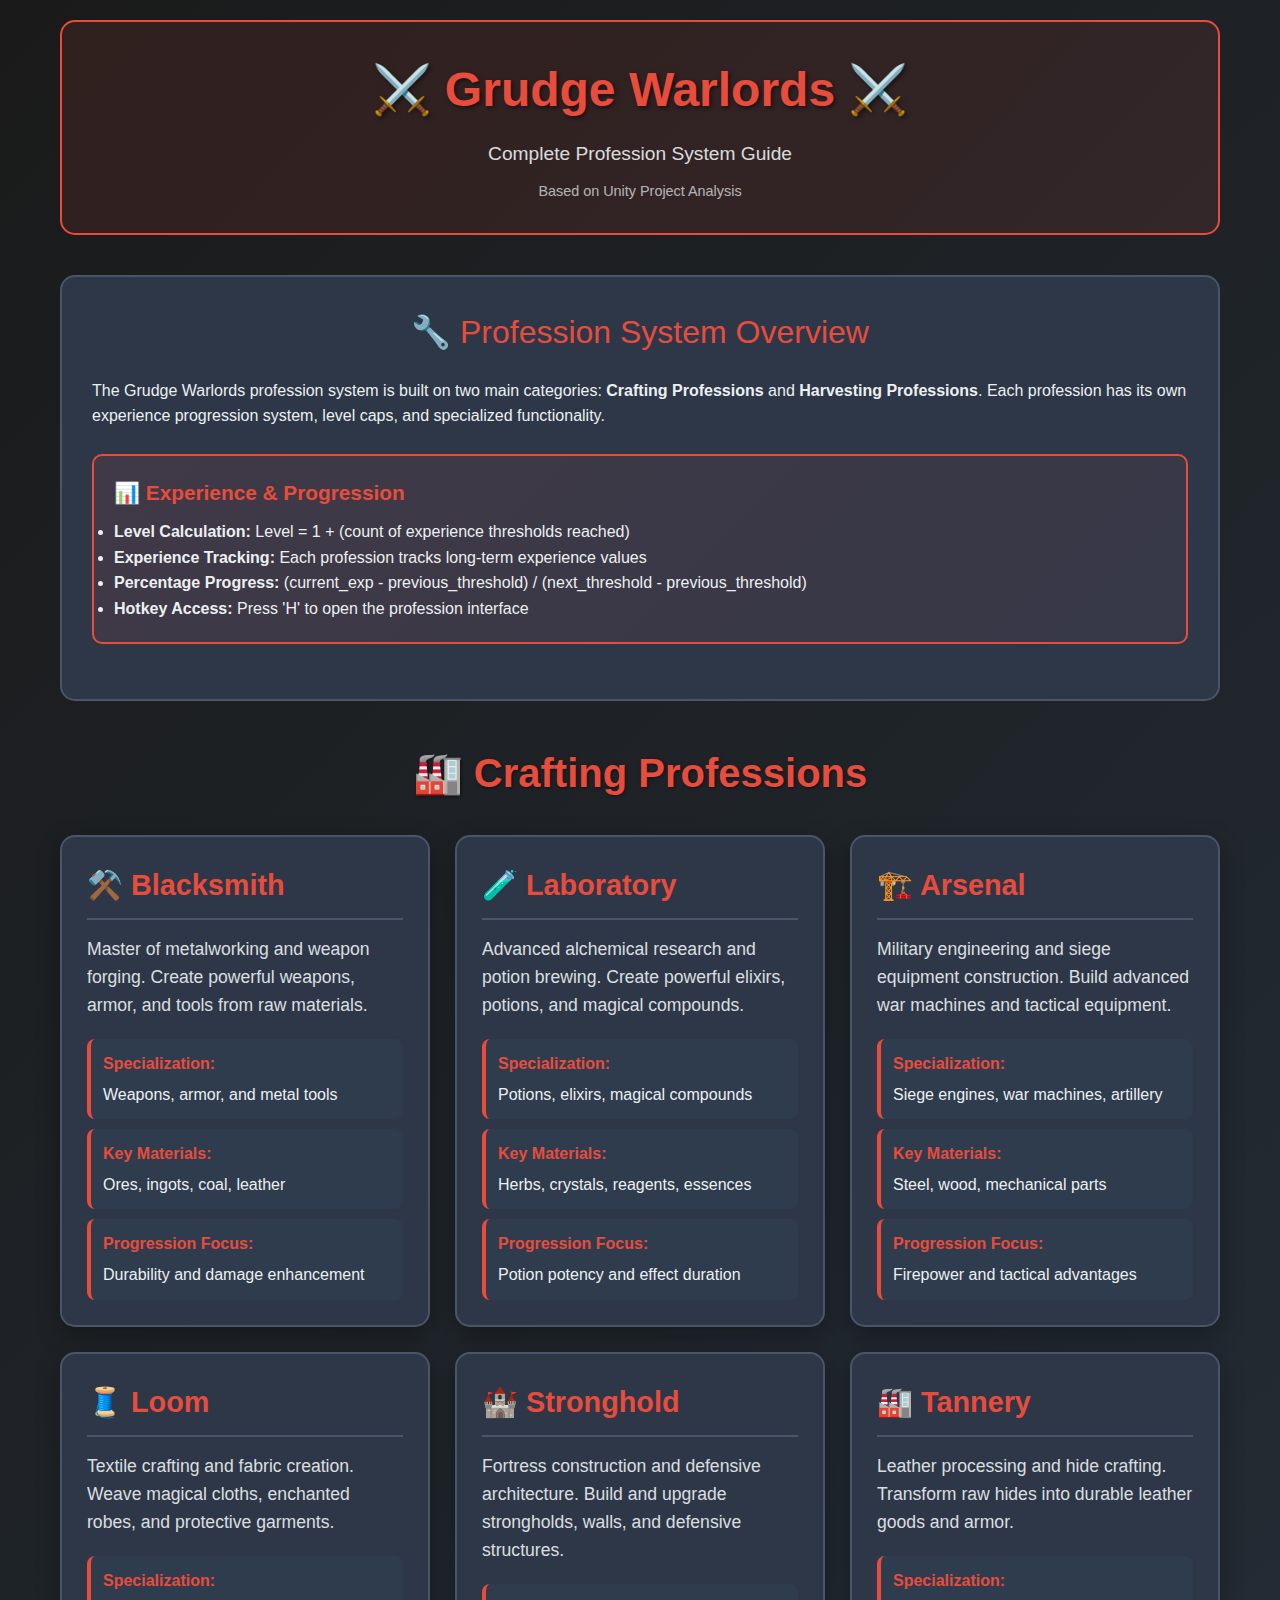
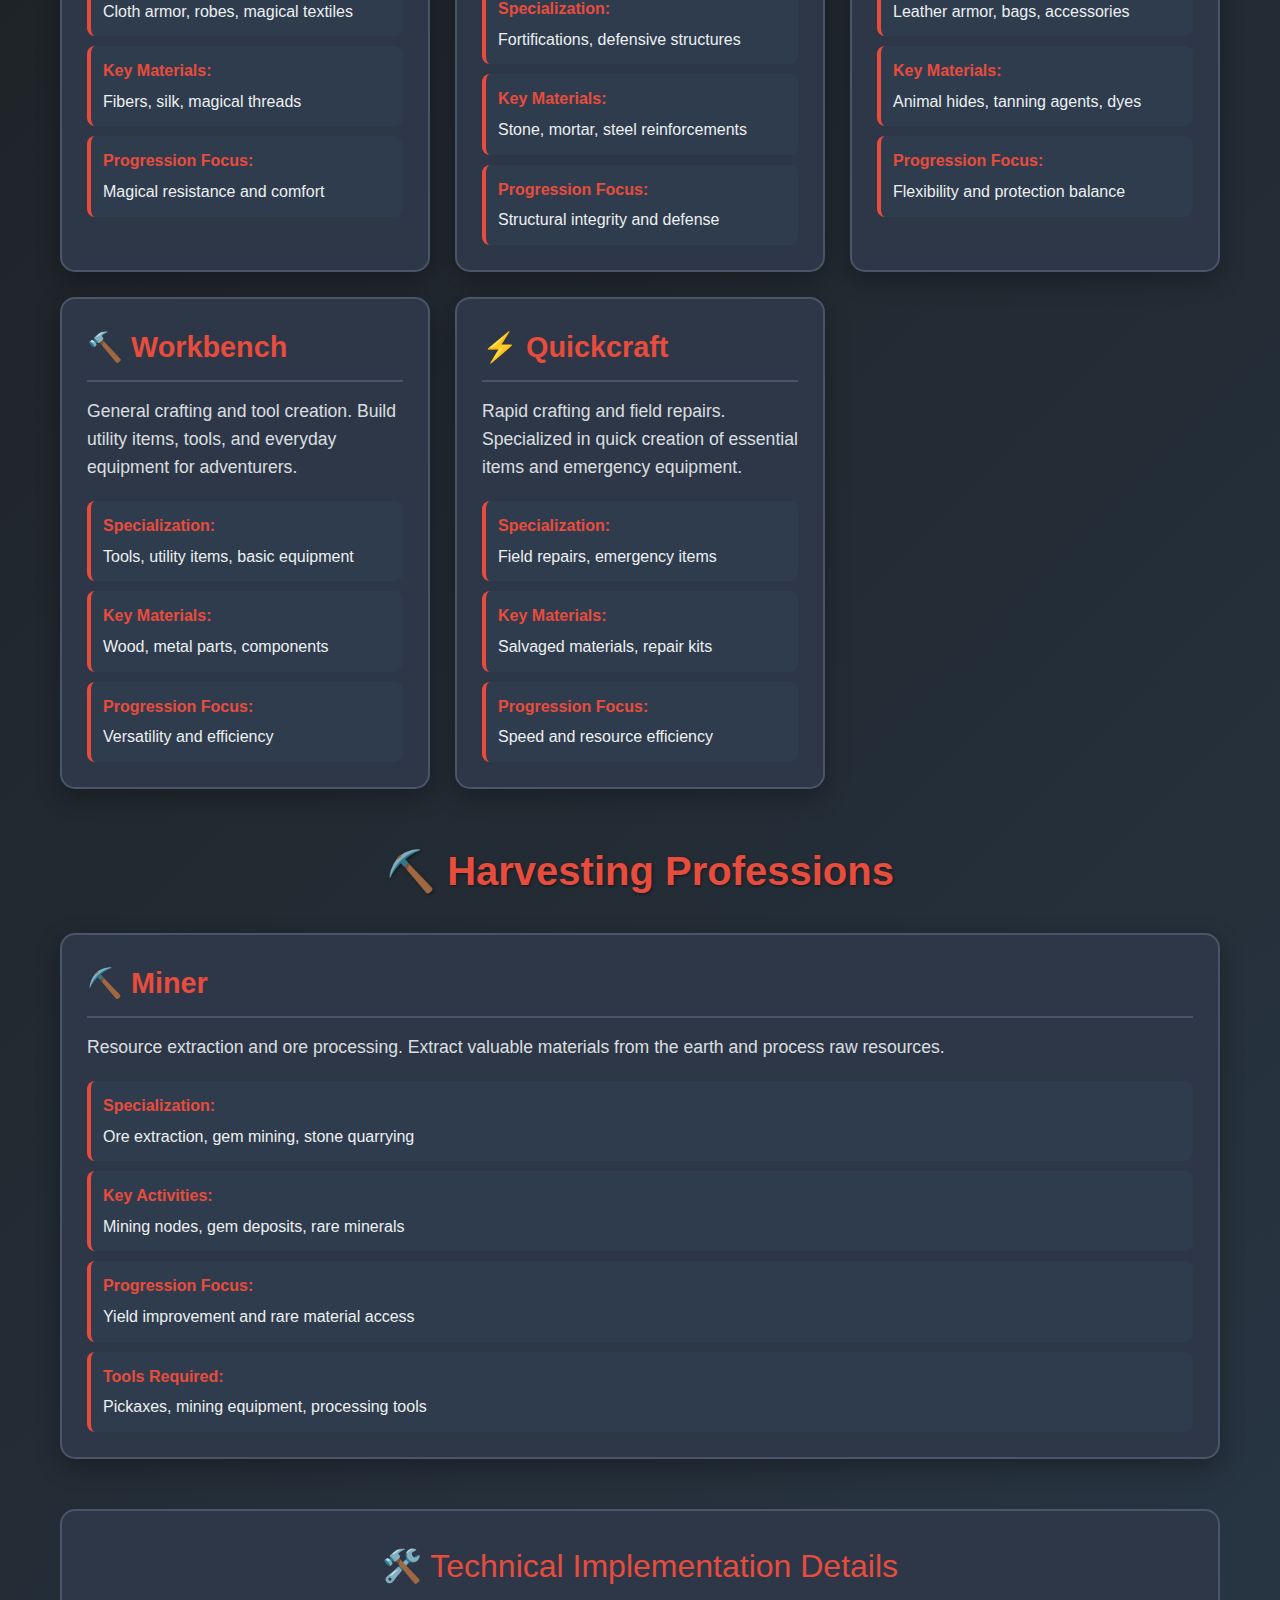
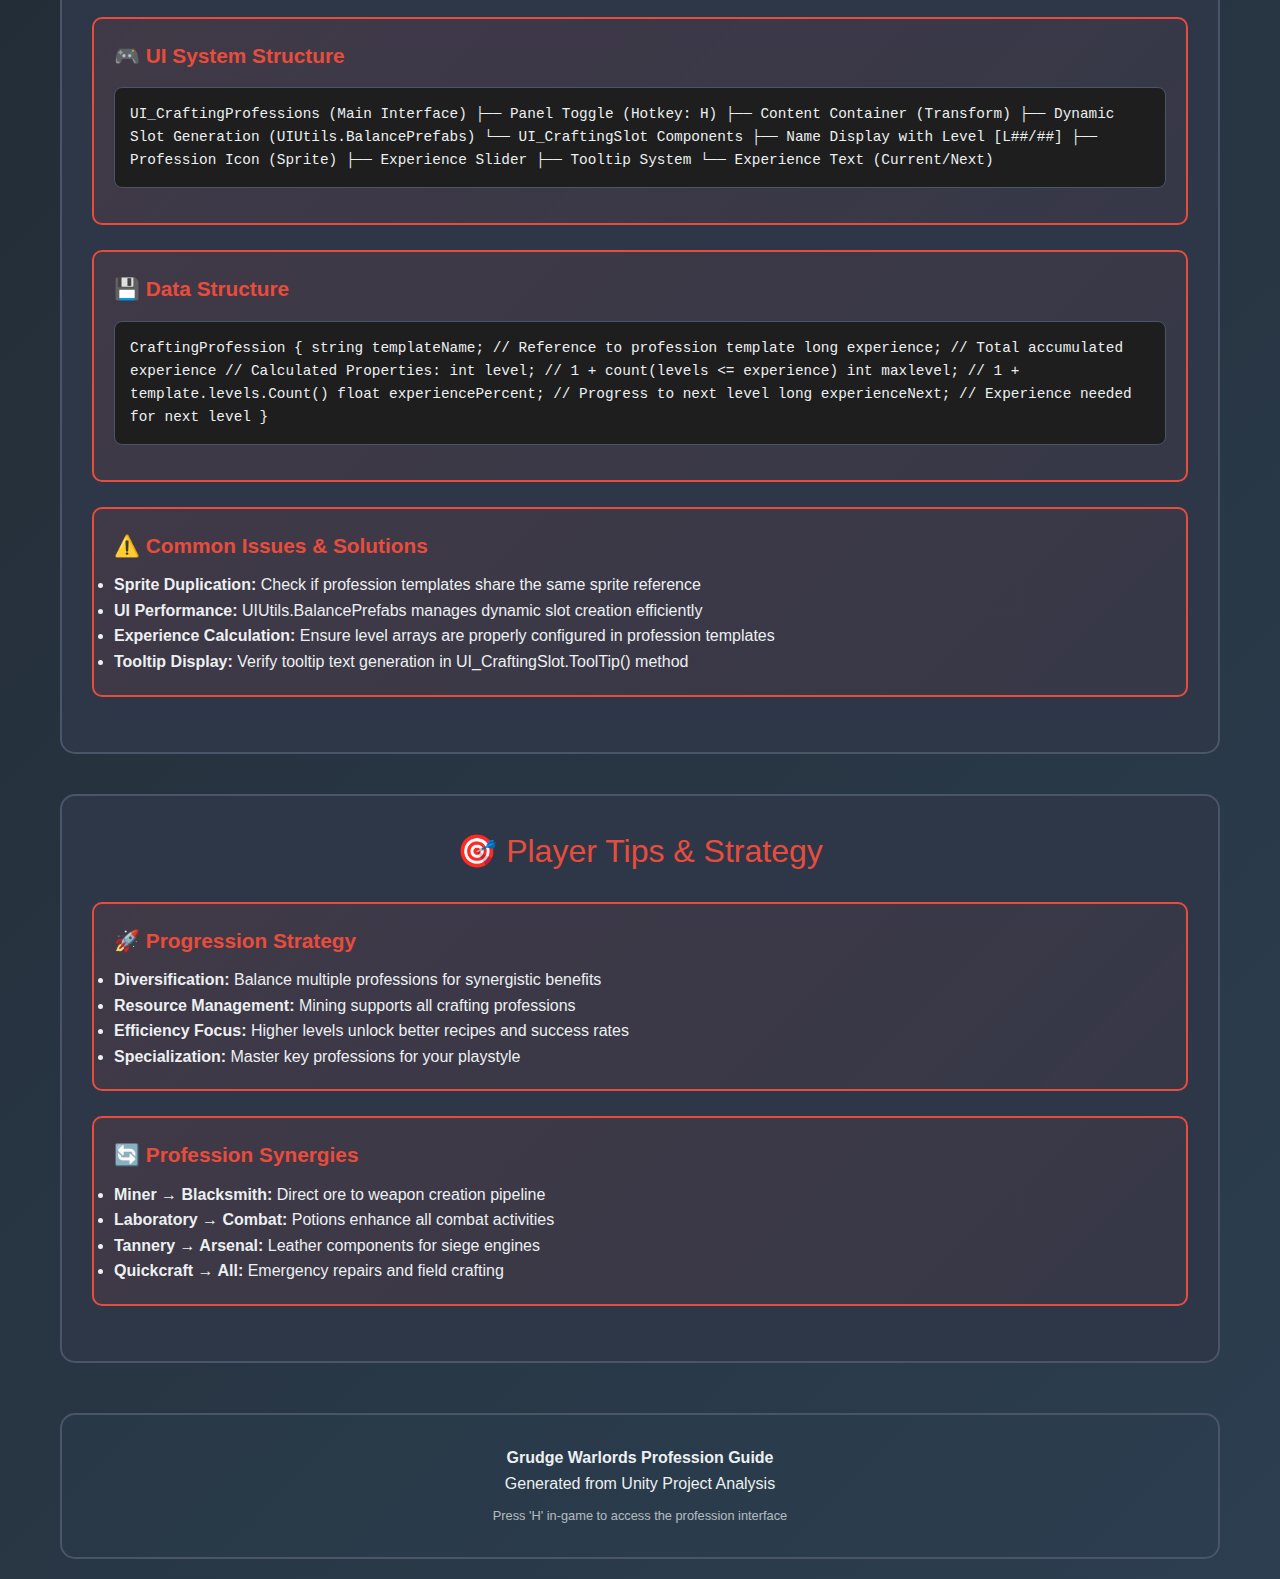
<file: aboutgrudge.html>
<!DOCTYPE html>
<html lang="en">
<head>
    <meta charset="UTF-8">
    <meta name="viewport" content="width=device-width, initial-scale=1.0">
    <title>Grudge Warlords - Complete Profession Guide</title>
    <style>
        :root {
            --primary-color: #2c3e50;
            --secondary-color: #34495e;
            --accent-color: #e74c3c;
            --text-light: #ecf0f1;
            --bg-dark: #1a1a1a;
            --card-bg: #2d3748;
            --border-color: #4a5568;
        }
        
        * {
            margin: 0;
            padding: 0;
            box-sizing: border-box;
        }
        
        body {
            font-family: 'Segoe UI', Tahoma, Geneva, Verdana, sans-serif;
            background: linear-gradient(135deg, var(--bg-dark) 0%, var(--primary-color) 100%);
            color: var(--text-light);
            line-height: 1.6;
            min-height: 100vh;
        }
        
        .container {
            max-width: 1200px;
            margin: 0 auto;
            padding: 20px;
        }
        
        .header {
            text-align: center;
            margin-bottom: 40px;
            padding: 30px 0;
            background: rgba(231, 76, 60, 0.1);
            border-radius: 15px;
            border: 2px solid var(--accent-color);
        }
        
        .header h1 {
            font-size: 3em;
            margin-bottom: 10px;
            text-shadow: 2px 2px 4px rgba(0,0,0,0.5);
            color: var(--accent-color);
        }
        
        .header p {
            font-size: 1.2em;
            opacity: 0.9;
        }
        
        .profession-section {
            margin-bottom: 50px;
        }
        
        .section-title {
            font-size: 2.5em;
            color: var(--accent-color);
            margin-bottom: 30px;
            text-align: center;
            text-shadow: 1px 1px 3px rgba(0,0,0,0.5);
        }
        
        .profession-grid {
            display: grid;
            grid-template-columns: repeat(auto-fit, minmax(350px, 1fr));
            gap: 25px;
            margin-bottom: 40px;
        }
        
        .profession-card {
            background: var(--card-bg);
            border-radius: 15px;
            padding: 25px;
            border: 2px solid var(--border-color);
            transition: all 0.3s ease;
            box-shadow: 0 8px 25px rgba(0,0,0,0.3);
        }
        
        .profession-card:hover {
            transform: translateY(-5px);
            border-color: var(--accent-color);
            box-shadow: 0 12px 35px rgba(231, 76, 60, 0.2);
        }
        
        .profession-name {
            font-size: 1.8em;
            color: var(--accent-color);
            margin-bottom: 15px;
            border-bottom: 2px solid var(--border-color);
            padding-bottom: 10px;
        }
        
        .profession-description {
            margin-bottom: 20px;
            font-size: 1.1em;
            opacity: 0.9;
        }
        
        .profession-details {
            display: grid;
            gap: 10px;
        }
        
        .detail-item {
            background: rgba(52, 73, 94, 0.3);
            padding: 12px;
            border-radius: 8px;
            border-left: 4px solid var(--accent-color);
        }
        
        .detail-label {
            font-weight: bold;
            color: var(--accent-color);
            margin-bottom: 5px;
        }
        
        .system-info {
            background: var(--card-bg);
            border-radius: 15px;
            padding: 30px;
            margin-bottom: 40px;
            border: 2px solid var(--border-color);
        }
        
        .system-title {
            font-size: 2em;
            color: var(--accent-color);
            margin-bottom: 20px;
            text-align: center;
        }
        
        .code-block {
            background: #1e1e1e;
            border: 1px solid var(--border-color);
            border-radius: 8px;
            padding: 15px;
            font-family: 'Courier New', monospace;
            font-size: 0.9em;
            overflow-x: auto;
            margin: 15px 0;
        }
        
        .highlight {
            color: #ffd700;
            font-weight: bold;
        }
        
        .tip-box {
            background: linear-gradient(135deg, rgba(231, 76, 60, 0.1) 0%, rgba(231, 76, 60, 0.05) 100%);
            border: 2px solid var(--accent-color);
            border-radius: 10px;
            padding: 20px;
            margin: 25px 0;
        }
        
        .tip-title {
            font-size: 1.3em;
            color: var(--accent-color);
            margin-bottom: 10px;
            font-weight: bold;
        }
        
        .footer {
            text-align: center;
            margin-top: 50px;
            padding: 30px;
            background: rgba(44, 62, 80, 0.3);
            border-radius: 15px;
            border: 2px solid var(--border-color);
        }
    </style>
</head>
<body>
    <div class="container">
        <div class="header">
            <h1>⚔️ Grudge Warlords ⚔️</h1>
            <p>Complete Profession System Guide</p>
            <p style="font-size: 0.9em; margin-top: 10px; opacity: 0.7;">Based on Unity Project Analysis</p>
        </div>

        <div class="system-info">
            <div class="system-title">🔧 Profession System Overview</div>
            <p>The Grudge Warlords profession system is built on two main categories: <strong>Crafting Professions</strong> and <strong>Harvesting Professions</strong>. Each profession has its own experience progression system, level caps, and specialized functionality.</p>
            
            <div class="tip-box">
                <div class="tip-title">📊 Experience & Progression</div>
                <ul>
                    <li><strong>Level Calculation:</strong> Level = 1 + (count of experience thresholds reached)</li>
                    <li><strong>Experience Tracking:</strong> Each profession tracks long-term experience values</li>
                    <li><strong>Percentage Progress:</strong> (current_exp - previous_threshold) / (next_threshold - previous_threshold)</li>
                    <li><strong>Hotkey Access:</strong> Press 'H' to open the profession interface</li>
                </ul>
            </div>
        </div>

        <div class="profession-section">
            <h2 class="section-title">🏭 Crafting Professions</h2>
            
            <div class="profession-grid">
                <div class="profession-card">
                    <h3 class="profession-name">⚒️ Blacksmith</h3>
                    <p class="profession-description">Master of metalworking and weapon forging. Create powerful weapons, armor, and tools from raw materials.</p>
                    <div class="profession-details">
                        <div class="detail-item">
                            <div class="detail-label">Specialization:</div>
                            Weapons, armor, and metal tools
                        </div>
                        <div class="detail-item">
                            <div class="detail-label">Key Materials:</div>
                            Ores, ingots, coal, leather
                        </div>
                        <div class="detail-item">
                            <div class="detail-label">Progression Focus:</div>
                            Durability and damage enhancement
                        </div>
                    </div>
                </div>

                <div class="profession-card">
                    <h3 class="profession-name">🧪 Laboratory</h3>
                    <p class="profession-description">Advanced alchemical research and potion brewing. Create powerful elixirs, potions, and magical compounds.</p>
                    <div class="profession-details">
                        <div class="detail-item">
                            <div class="detail-label">Specialization:</div>
                            Potions, elixirs, magical compounds
                        </div>
                        <div class="detail-item">
                            <div class="detail-label">Key Materials:</div>
                            Herbs, crystals, reagents, essences
                        </div>
                        <div class="detail-item">
                            <div class="detail-label">Progression Focus:</div>
                            Potion potency and effect duration
                        </div>
                    </div>
                </div>

                <div class="profession-card">
                    <h3 class="profession-name">🏗️ Arsenal</h3>
                    <p class="profession-description">Military engineering and siege equipment construction. Build advanced war machines and tactical equipment.</p>
                    <div class="profession-details">
                        <div class="detail-item">
                            <div class="detail-label">Specialization:</div>
                            Siege engines, war machines, artillery
                        </div>
                        <div class="detail-item">
                            <div class="detail-label">Key Materials:</div>
                            Steel, wood, mechanical parts
                        </div>
                        <div class="detail-item">
                            <div class="detail-label">Progression Focus:</div>
                            Firepower and tactical advantages
                        </div>
                    </div>
                </div>

                <div class="profession-card">
                    <h3 class="profession-name">🧵 Loom</h3>
                    <p class="profession-description">Textile crafting and fabric creation. Weave magical cloths, enchanted robes, and protective garments.</p>
                    <div class="profession-details">
                        <div class="detail-item">
                            <div class="detail-label">Specialization:</div>
                            Cloth armor, robes, magical textiles
                        </div>
                        <div class="detail-item">
                            <div class="detail-label">Key Materials:</div>
                            Fibers, silk, magical threads
                        </div>
                        <div class="detail-item">
                            <div class="detail-label">Progression Focus:</div>
                            Magical resistance and comfort
                        </div>
                    </div>
                </div>

                <div class="profession-card">
                    <h3 class="profession-name">🏰 Stronghold</h3>
                    <p class="profession-description">Fortress construction and defensive architecture. Build and upgrade strongholds, walls, and defensive structures.</p>
                    <div class="profession-details">
                        <div class="detail-item">
                            <div class="detail-label">Specialization:</div>
                            Fortifications, defensive structures
                        </div>
                        <div class="detail-item">
                            <div class="detail-label">Key Materials:</div>
                            Stone, mortar, steel reinforcements
                        </div>
                        <div class="detail-item">
                            <div class="detail-label">Progression Focus:</div>
                            Structural integrity and defense
                        </div>
                    </div>
                </div>

                <div class="profession-card">
                    <h3 class="profession-name">🏭 Tannery</h3>
                    <p class="profession-description">Leather processing and hide crafting. Transform raw hides into durable leather goods and armor.</p>
                    <div class="profession-details">
                        <div class="detail-item">
                            <div class="detail-label">Specialization:</div>
                            Leather armor, bags, accessories
                        </div>
                        <div class="detail-item">
                            <div class="detail-label">Key Materials:</div>
                            Animal hides, tanning agents, dyes
                        </div>
                        <div class="detail-item">
                            <div class="detail-label">Progression Focus:</div>
                            Flexibility and protection balance
                        </div>
                    </div>
                </div>

                <div class="profession-card">
                    <h3 class="profession-name">🔨 Workbench</h3>
                    <p class="profession-description">General crafting and tool creation. Build utility items, tools, and everyday equipment for adventurers.</p>
                    <div class="profession-details">
                        <div class="detail-item">
                            <div class="detail-label">Specialization:</div>
                            Tools, utility items, basic equipment
                        </div>
                        <div class="detail-item">
                            <div class="detail-label">Key Materials:</div>
                            Wood, metal parts, components
                        </div>
                        <div class="detail-item">
                            <div class="detail-label">Progression Focus:</div>
                            Versatility and efficiency
                        </div>
                    </div>
                </div>

                <div class="profession-card">
                    <h3 class="profession-name">⚡ Quickcraft</h3>
                    <p class="profession-description">Rapid crafting and field repairs. Specialized in quick creation of essential items and emergency equipment.</p>
                    <div class="profession-details">
                        <div class="detail-item">
                            <div class="detail-label">Specialization:</div>
                            Field repairs, emergency items
                        </div>
                        <div class="detail-item">
                            <div class="detail-label">Key Materials:</div>
                            Salvaged materials, repair kits
                        </div>
                        <div class="detail-item">
                            <div class="detail-label">Progression Focus:</div>
                            Speed and resource efficiency
                        </div>
                    </div>
                </div>
            </div>
        </div>

        <div class="profession-section">
            <h2 class="section-title">⛏️ Harvesting Professions</h2>
            
            <div class="profession-grid">
                <div class="profession-card">
                    <h3 class="profession-name">⛏️ Miner</h3>
                    <p class="profession-description">Resource extraction and ore processing. Extract valuable materials from the earth and process raw resources.</p>
                    <div class="profession-details">
                        <div class="detail-item">
                            <div class="detail-label">Specialization:</div>
                            Ore extraction, gem mining, stone quarrying
                        </div>
                        <div class="detail-item">
                            <div class="detail-label">Key Activities:</div>
                            Mining nodes, gem deposits, rare minerals
                        </div>
                        <div class="detail-item">
                            <div class="detail-label">Progression Focus:</div>
                            Yield improvement and rare material access
                        </div>
                        <div class="detail-item">
                            <div class="detail-label">Tools Required:</div>
                            Pickaxes, mining equipment, processing tools
                        </div>
                    </div>
                </div>
            </div>
        </div>

        <div class="system-info">
            <div class="system-title">🛠️ Technical Implementation Details</div>
            
            <div class="tip-box">
                <div class="tip-title">🎮 UI System Structure</div>
                <div class="code-block">
UI_CraftingProfessions (Main Interface)
├── Panel Toggle (Hotkey: H)
├── Content Container (Transform)
├── Dynamic Slot Generation (UIUtils.BalancePrefabs)
└── UI_CraftingSlot Components
    ├── Name Display with Level [L##/##]
    ├── Profession Icon (Sprite)
    ├── Experience Slider
    ├── Tooltip System
    └── Experience Text (Current/Next)
                </div>
            </div>

            <div class="tip-box">
                <div class="tip-title">💾 Data Structure</div>
                <div class="code-block">
CraftingProfession {
    string templateName;     // Reference to profession template
    long experience;         // Total accumulated experience
    
    // Calculated Properties:
    int level;              // 1 + count(levels <= experience)
    int maxlevel;           // 1 + template.levels.Count()
    float experiencePercent; // Progress to next level
    long experienceNext;    // Experience needed for next level
}
                </div>
            </div>

            <div class="tip-box">
                <div class="tip-title">⚠️ Common Issues & Solutions</div>
                <ul>
                    <li><strong>Sprite Duplication:</strong> Check if profession templates share the same sprite reference</li>
                    <li><strong>UI Performance:</strong> UIUtils.BalancePrefabs manages dynamic slot creation efficiently</li>
                    <li><strong>Experience Calculation:</strong> Ensure level arrays are properly configured in profession templates</li>
                    <li><strong>Tooltip Display:</strong> Verify tooltip text generation in UI_CraftingSlot.ToolTip() method</li>
                </ul>
            </div>
        </div>

        <div class="system-info">
            <div class="system-title">🎯 Player Tips & Strategy</div>
            
            <div class="tip-box">
                <div class="tip-title">🚀 Progression Strategy</div>
                <ul>
                    <li><strong>Diversification:</strong> Balance multiple professions for synergistic benefits</li>
                    <li><strong>Resource Management:</strong> Mining supports all crafting professions</li>
                    <li><strong>Efficiency Focus:</strong> Higher levels unlock better recipes and success rates</li>
                    <li><strong>Specialization:</strong> Master key professions for your playstyle</li>
                </ul>
            </div>

            <div class="tip-box">
                <div class="tip-title">🔄 Profession Synergies</div>
                <ul>
                    <li><strong>Miner → Blacksmith:</strong> Direct ore to weapon creation pipeline</li>
                    <li><strong>Laboratory → Combat:</strong> Potions enhance all combat activities</li>
                    <li><strong>Tannery → Arsenal:</strong> Leather components for siege engines</li>
                    <li><strong>Quickcraft → All:</strong> Emergency repairs and field crafting</li>
                </ul>
            </div>
        </div>

        <div class="footer">
            <p><strong>Grudge Warlords Profession Guide</strong></p>
            <p>Generated from Unity Project Analysis</p>
            <p style="font-size: 0.8em; margin-top: 10px; opacity: 0.7;">
                Press 'H' in-game to access the profession interface
            </p>
        </div>
    </div>
</body>
</html>
</file>
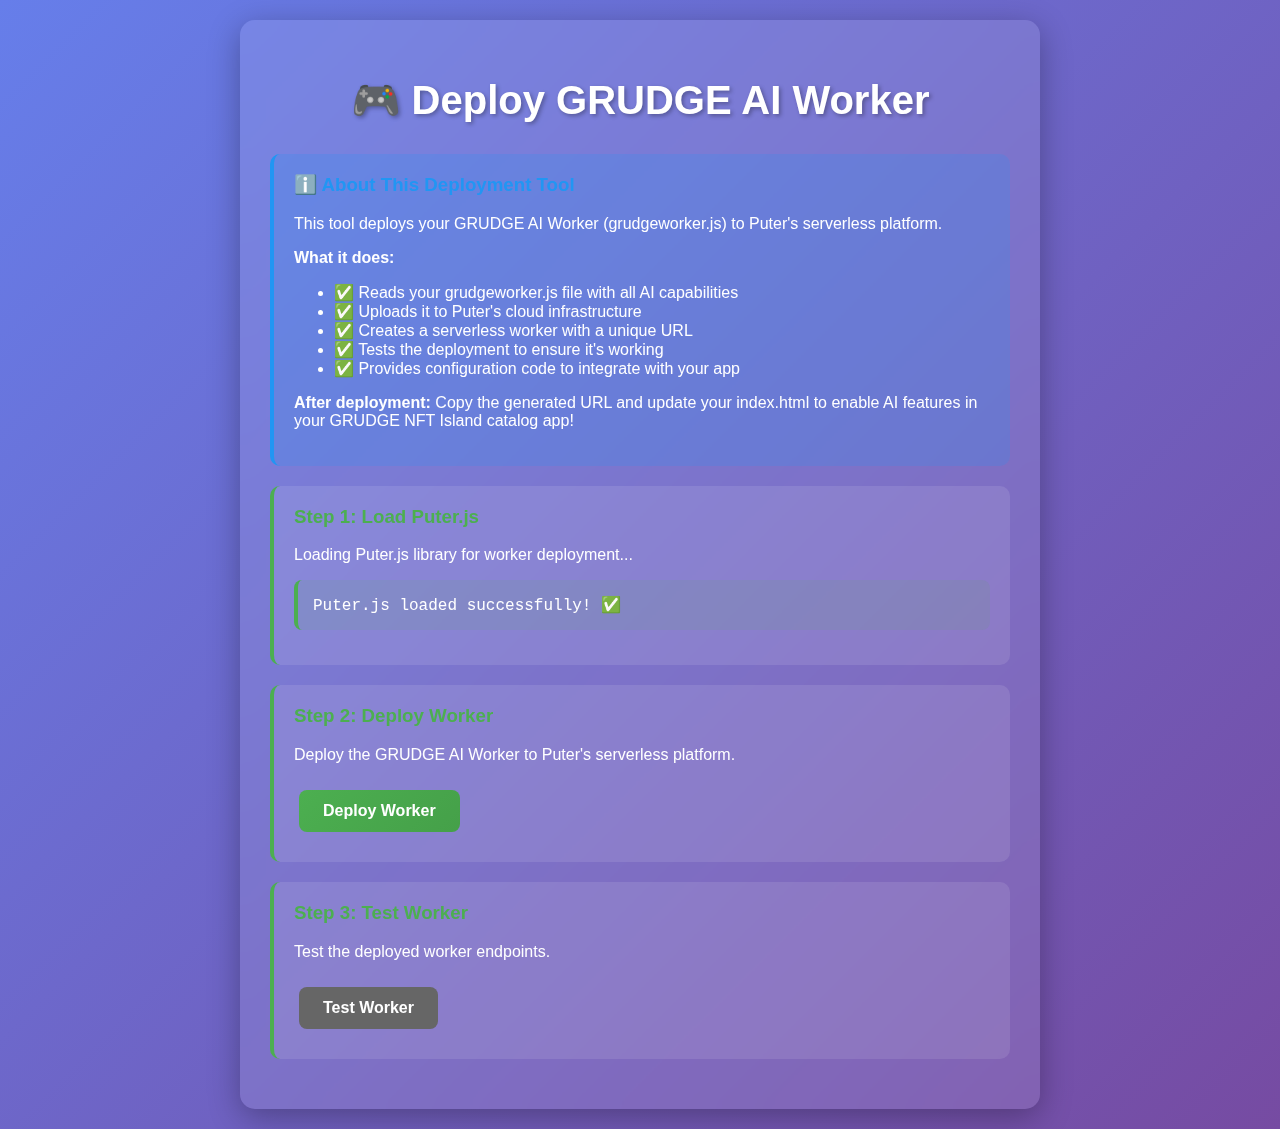
<file: deploy-worker.html>
<!DOCTYPE html>
<html lang="en">
<head>
    <meta charset="UTF-8">
    <meta name="viewport" content="width=device-width, initial-scale=1.0">
    <title>Deploy GRUDGE AI Worker to Puter</title>
    <style>
        body {
            font-family: 'Segoe UI', Tahoma, Geneva, Verdana, sans-serif;
            max-width: 800px;
            margin: 0 auto;
            padding: 20px;
            background: linear-gradient(135deg, #667eea 0%, #764ba2 100%);
            color: white;
            min-height: 100vh;
        }
        
        .container {
            background: rgba(255, 255, 255, 0.1);
            backdrop-filter: blur(10px);
            border-radius: 15px;
            padding: 30px;
            box-shadow: 0 8px 32px rgba(0, 0, 0, 0.3);
        }
        
        h1 {
            text-align: center;
            margin-bottom: 30px;
            font-size: 2.5em;
            text-shadow: 2px 2px 4px rgba(0, 0, 0, 0.3);
        }
        
        .step {
            background: rgba(255, 255, 255, 0.1);
            border-radius: 10px;
            padding: 20px;
            margin: 20px 0;
            border-left: 4px solid #4CAF50;
        }
        
        .step h3 {
            margin-top: 0;
            color: #4CAF50;
        }
        
        button {
            background: linear-gradient(135deg, #4CAF50, #45a049);
            color: white;
            border: none;
            padding: 12px 24px;
            border-radius: 8px;
            cursor: pointer;
            font-size: 16px;
            font-weight: 600;
            transition: all 0.3s ease;
            margin: 10px 5px;
        }
        
        button:hover {
            transform: translateY(-2px);
            box-shadow: 0 4px 12px rgba(76, 175, 80, 0.4);
        }
        
        button:disabled {
            background: #666;
            cursor: not-allowed;
            transform: none;
        }
        
        .status {
            background: rgba(0, 0, 0, 0.2);
            border-radius: 8px;
            padding: 15px;
            margin: 15px 0;
            font-family: 'Courier New', monospace;
            white-space: pre-wrap;
            max-height: 300px;
            overflow-y: auto;
        }
        
        .success {
            border-left: 4px solid #4CAF50;
            background: rgba(76, 175, 80, 0.1);
        }
        
        .error {
            border-left: 4px solid #f44336;
            background: rgba(244, 67, 54, 0.1);
        }
        
        .worker-url {
            background: rgba(255, 255, 255, 0.2);
            padding: 15px;
            border-radius: 8px;
            margin: 15px 0;
            word-break: break-all;
        }
        
        .copy-btn {
            background: linear-gradient(135deg, #2196F3, #1976D2);
            font-size: 14px;
            padding: 8px 16px;
        }
    </style>
</head>
<body>
    <div class="container">
        <h1>🎮 Deploy GRUDGE AI Worker</h1>
        
        <div class="step" style="background: rgba(33, 150, 243, 0.2); border-left: 4px solid #2196F3;">
            <h3 style="color: #2196F3;">ℹ️ About This Deployment Tool</h3>
            <p>This tool deploys your GRUDGE AI Worker (grudgeworker.js) to Puter's serverless platform.</p>
            <p><strong>What it does:</strong></p>
            <ul>
                <li>✅ Reads your grudgeworker.js file with all AI capabilities</li>
                <li>✅ Uploads it to Puter's cloud infrastructure</li>
                <li>✅ Creates a serverless worker with a unique URL</li>
                <li>✅ Tests the deployment to ensure it's working</li>
                <li>✅ Provides configuration code to integrate with your app</li>
            </ul>
            <p><strong>After deployment:</strong> Copy the generated URL and update your index.html to enable AI features in your GRUDGE NFT Island catalog app!</p>
        </div>
        
        <div class="step">
            <h3>Step 1: Load Puter.js</h3>
            <p>Loading Puter.js library for worker deployment...</p>
            <div id="puterStatus" class="status">Initializing...</div>
        </div>
        
        <div class="step">
            <h3>Step 2: Deploy Worker</h3>
            <p>Deploy the GRUDGE AI Worker to Puter's serverless platform.</p>
            <button id="deployBtn" onclick="deployWorker()" disabled>Deploy Worker</button>
            <div id="deployStatus" class="status" style="display: none;"></div>
        </div>
        
        <div class="step">
            <h3>Step 3: Test Worker</h3>
            <p>Test the deployed worker endpoints.</p>
            <button id="testBtn" onclick="testWorker()" disabled>Test Worker</button>
            <div id="testStatus" class="status" style="display: none;"></div>
        </div>
        
        <div class="step" id="workerInfo" style="display: none;">
            <h3>🎉 Worker Deployed Successfully!</h3>
            <p>Your GRUDGE AI Worker is now live at:</p>
            <div class="worker-url">
                <strong>Worker URL:</strong> <span id="workerUrl"></span>
                <button class="copy-btn" onclick="copyUrl()">Copy URL</button>
            </div>
            
            <h4>📝 Update Your index.html:</h4>
            <p>Copy the code below and update the WORKER_URL in your index.html (around line 2349):</p>
            <div class="worker-url" style="background: rgba(0, 0, 0, 0.3); font-family: 'Courier New', monospace; font-size: 13px;">
                <pre id="configCode" style="margin: 0; white-space: pre-wrap;">WORKER_URL: '<span id="workerUrlCode"></span>',</pre>
                <button class="copy-btn" onclick="copyConfigCode()">Copy Config Code</button>
            </div>
            
            <h4>Available Endpoints:</h4>
            <ul>
                <li><code>GET /health</code> - Health check</li>
                <li><code>POST /api/chat</code> - AI chat assistance</li>
                <li><code>POST /api/chat/stream</code> - Streaming AI chat</li>
                <li><code>POST /api/analyze-item</code> - Item analysis</li>
                <li><code>POST /api/crafting-advice</code> - Crafting recommendations</li>
                <li><code>POST /api/search</code> - Catalog search</li>
                <li><code>POST /api/user/save-preferences</code> - Save user preferences</li>
                <li><code>GET /api/user/preferences/:userId</code> - Get user preferences</li>
            </ul>
            
            <h4>✅ Next Steps:</h4>
            <ol>
                <li>Copy the configuration code above</li>
                <li>Open your index.html file</li>
                <li>Find the AI_WORKER_CONFIG section (around line 2346-2359)</li>
                <li>Replace the WORKER_URL line with the copied code</li>
                <li>Save index.html and reload your app</li>
                <li>Your AI features should now be working! 🎉</li>
            </ol>
        </div>
    </div>

    <script src="https://js.puter.com/v2/"></script>
    <script>
        let workerUrl = '';
        let workerName = '';

        // Initialize Puter
        document.addEventListener('DOMContentLoaded', async () => {
            try {
                const puterStatus = document.getElementById('puterStatus');
                puterStatus.textContent = 'Puter.js loaded successfully! ✅';
                puterStatus.className = 'status success';
                
                document.getElementById('deployBtn').disabled = false;
            } catch (error) {
                const puterStatus = document.getElementById('puterStatus');
                puterStatus.textContent = `Failed to load Puter.js: ${error.message}`;
                puterStatus.className = 'status error';
            }
        });

        async function deployWorker() {
            const deployBtn = document.getElementById('deployBtn');
            const deployStatus = document.getElementById('deployStatus');
            
            deployBtn.disabled = true;
            deployStatus.style.display = 'block';
            deployStatus.textContent = 'Starting deployment...\n';
            deployStatus.className = 'status';

            try {
                // Generate unique worker name
                workerName = `grudge-ai-worker-${Date.now()}`;
                
                deployStatus.textContent += `→ Creating worker: ${workerName}\n`;
                
                // Read the worker code from grudgeworker.js
                deployStatus.textContent += '→ Reading worker code from grudgeworker.js\n';
                
                let workerCode;
                try {
                    const response = await fetch('./grudgeworker.js');
                    if (!response.ok) {
                        throw new Error(`Failed to load grudgeworker.js: ${response.status}`);
                    }
                    workerCode = await response.text();
                    deployStatus.textContent += `→ Worker code loaded successfully (${workerCode.length} bytes)\n`;
                } catch (error) {
                    throw new Error(`Cannot load grudgeworker.js: ${error.message}. Make sure the file exists in the same directory.`);
                }

                // Validate worker code
                if (!workerCode.includes('router.get') || !workerCode.includes('puter.ai.chat')) {
                    throw new Error('Invalid worker code: Missing required AI functions. Check grudgeworker.js file.');
                }
                deployStatus.textContent += '→ Worker code validated ✅\n';

                // Save worker code to Puter filesystem first
                deployStatus.textContent += '→ Saving worker code to Puter filesystem\n';
                await puter.fs.write(`${workerName}.js`, workerCode);
                deployStatus.textContent += '→ Worker code saved to Puter ✅\n';
                
                // Deploy the worker
                deployStatus.textContent += '→ Deploying worker to Puter platform (this may take 10-15 seconds)\n';
                deployStatus.textContent += '→ Please wait, deployment in progress...\n';
                
                const deployment = await puter.workers.create(workerName, `${workerName}.js`);
                
                workerUrl = deployment.url;
                
                deployStatus.textContent += `\n🎉 Worker deployed successfully! ✅\n`;
                deployStatus.textContent += `→ Worker URL: ${workerUrl}\n`;
                deployStatus.textContent += `→ Worker Name: ${workerName}\n`;
                deployStatus.textContent += '→ Waiting 5 seconds for propagation...\n';
                
                deployStatus.className = 'status success';
                
                // Enable test button after delay
                setTimeout(() => {
                    document.getElementById('testBtn').disabled = false;
                    deployStatus.textContent += '\n✅ Ready for testing! Click "Test Worker" button to verify deployment.\n';
                }, 5000);
                
            } catch (error) {
                deployStatus.textContent += `\n❌ Deployment failed: ${error.message}\n`;
                deployStatus.textContent += '\nTroubleshooting tips:\n';
                deployStatus.textContent += '• Ensure grudgeworker.js exists in the same directory\n';
                deployStatus.textContent += '• Check your internet connection\n';
                deployStatus.textContent += '• Verify Puter.js loaded successfully in Step 1\n';
                deployStatus.textContent += '• Try refreshing the page and deploying again\n';
                deployStatus.className = 'status error';
                deployBtn.disabled = false;
            }
        }

        async function testWorker() {
            const testBtn = document.getElementById('testBtn');
            const testStatus = document.getElementById('testStatus');
            
            testBtn.disabled = true;
            testStatus.style.display = 'block';
            testStatus.textContent = 'Testing worker endpoints...\n';
            testStatus.className = 'status';

            try {
                // Test health endpoint
                testStatus.textContent += '\n📡 Test 1: Health Check Endpoint\n';
                testStatus.textContent += `→ Calling: ${workerUrl}/health\n`;
                
                const healthResponse = await fetch(`${workerUrl}/health`);
                if (!healthResponse.ok) {
                    throw new Error(`Health check failed with status ${healthResponse.status}`);
                }
                const healthData = await healthResponse.json();
                
                testStatus.textContent += `✅ Health check: ${healthData.status}\n`;
                testStatus.textContent += `   Service: ${healthData.service}\n`;
                testStatus.textContent += `   Version: ${healthData.version}\n`;
                testStatus.textContent += `   Capabilities: ${healthData.capabilities?.length || 0} features\n`;
                
                // Test AI chat endpoint
                testStatus.textContent += '\n📡 Test 2: AI Chat Endpoint\n';
                testStatus.textContent += `→ Calling: ${workerUrl}/api/chat\n`;
                testStatus.textContent += '→ Sending test message to AI...\n';
                
                const chatResponse = await fetch(`${workerUrl}/api/chat`, {
                    method: 'POST',
                    headers: {
                        'Content-Type': 'application/json'
                    },
                    body: JSON.stringify({
                        message: 'Hello! Can you briefly explain what GRUDGE NFT Island is?',
                        context: 'Testing worker deployment'
                    })
                });
                
                if (!chatResponse.ok) {
                    throw new Error(`AI chat test failed with status ${chatResponse.status}`);
                }
                
                const chatData = await chatResponse.json();
                
                if (chatData.success) {
                    testStatus.textContent += '✅ AI chat test successful\n';
                    testStatus.textContent += `   Model: ${chatData.model}\n`;
                    testStatus.textContent += `   Response preview: ${chatData.response.substring(0, 150)}...\n`;
                } else {
                    throw new Error(`AI chat returned error: ${chatData.error}`);
                }
                
                // Test root endpoint
                testStatus.textContent += '\n📡 Test 3: Root Endpoint\n';
                testStatus.textContent += `→ Calling: ${workerUrl}/\n`;
                
                const rootResponse = await fetch(`${workerUrl}/`);
                if (!rootResponse.ok) {
                    throw new Error(`Root endpoint failed with status ${rootResponse.status}`);
                }
                const rootData = await rootResponse.json();
                
                testStatus.textContent += `✅ Root endpoint working\n`;
                testStatus.textContent += `   Endpoints available: ${rootData.endpoints?.length || 0}\n`;
                
                testStatus.textContent += '\n🎉 All tests completed successfully! ✅\n';
                testStatus.textContent += '\nYour worker is fully operational and ready to use!\n';
                testStatus.className = 'status success';
                
                // Show worker info
                document.getElementById('workerInfo').style.display = 'block';
                document.getElementById('workerUrl').textContent = workerUrl;
                document.getElementById('workerUrlCode').textContent = workerUrl;
                
            } catch (error) {
                testStatus.textContent += `\n❌ Testing failed: ${error.message}\n`;
                testStatus.textContent += '\nPossible issues:\n';
                testStatus.textContent += '• Worker may still be initializing (wait 10-15 seconds and retry)\n';
                testStatus.textContent += '• Network connectivity issues\n';
                testStatus.textContent += '• Worker deployment may have failed\n';
                testStatus.textContent += '\nYou can still use the worker URL, but some features may not work.\n';
                testStatus.className = 'status error';
                
                // Still show worker info even if tests fail
                document.getElementById('workerInfo').style.display = 'block';
                document.getElementById('workerUrl').textContent = workerUrl;
                document.getElementById('workerUrlCode').textContent = workerUrl;
            }
            
            testBtn.disabled = false;
        }

        function copyUrl() {
            navigator.clipboard.writeText(workerUrl).then(() => {
                alert('Worker URL copied to clipboard!');
            }).catch(err => {
                console.error('Failed to copy URL:', err);
                // Fallback: select the text
                const urlElement = document.getElementById('workerUrl');
                const range = document.createRange();
                range.selectNode(urlElement);
                window.getSelection().removeAllRanges();
                window.getSelection().addRange(range);
            });
        }

        function copyConfigCode() {
            const configCode = `WORKER_URL: '${workerUrl}',`;
            navigator.clipboard.writeText(configCode).then(() => {
                alert('Configuration code copied to clipboard!\n\nPaste this into your index.html at line 2349 to update the WORKER_URL.');
            }).catch(err => {
                console.error('Failed to copy config code:', err);
                // Fallback: select the text
                const codeElement = document.getElementById('configCode');
                const range = document.createRange();
                range.selectNode(codeElement);
                window.getSelection().removeAllRanges();
                window.getSelection().addRange(range);
            });
        }
    </script>
</body>
</html>
</file>
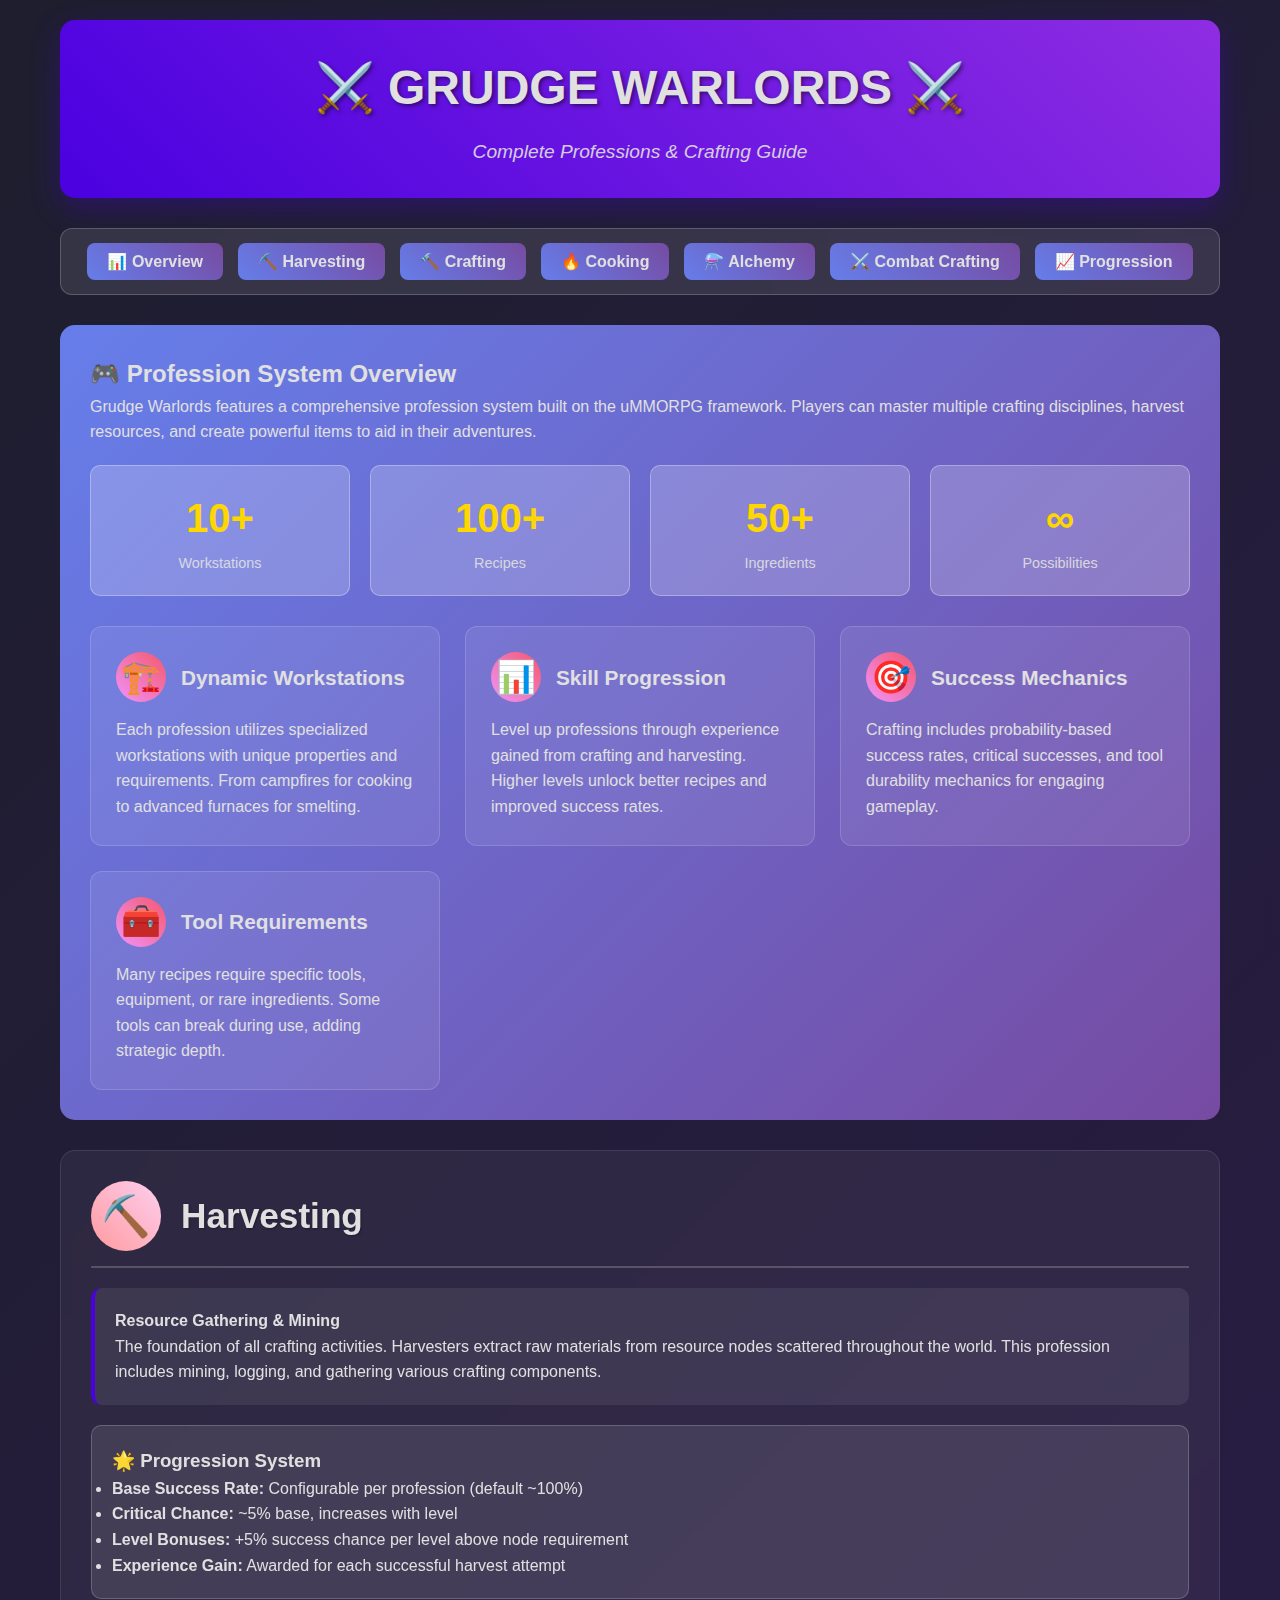
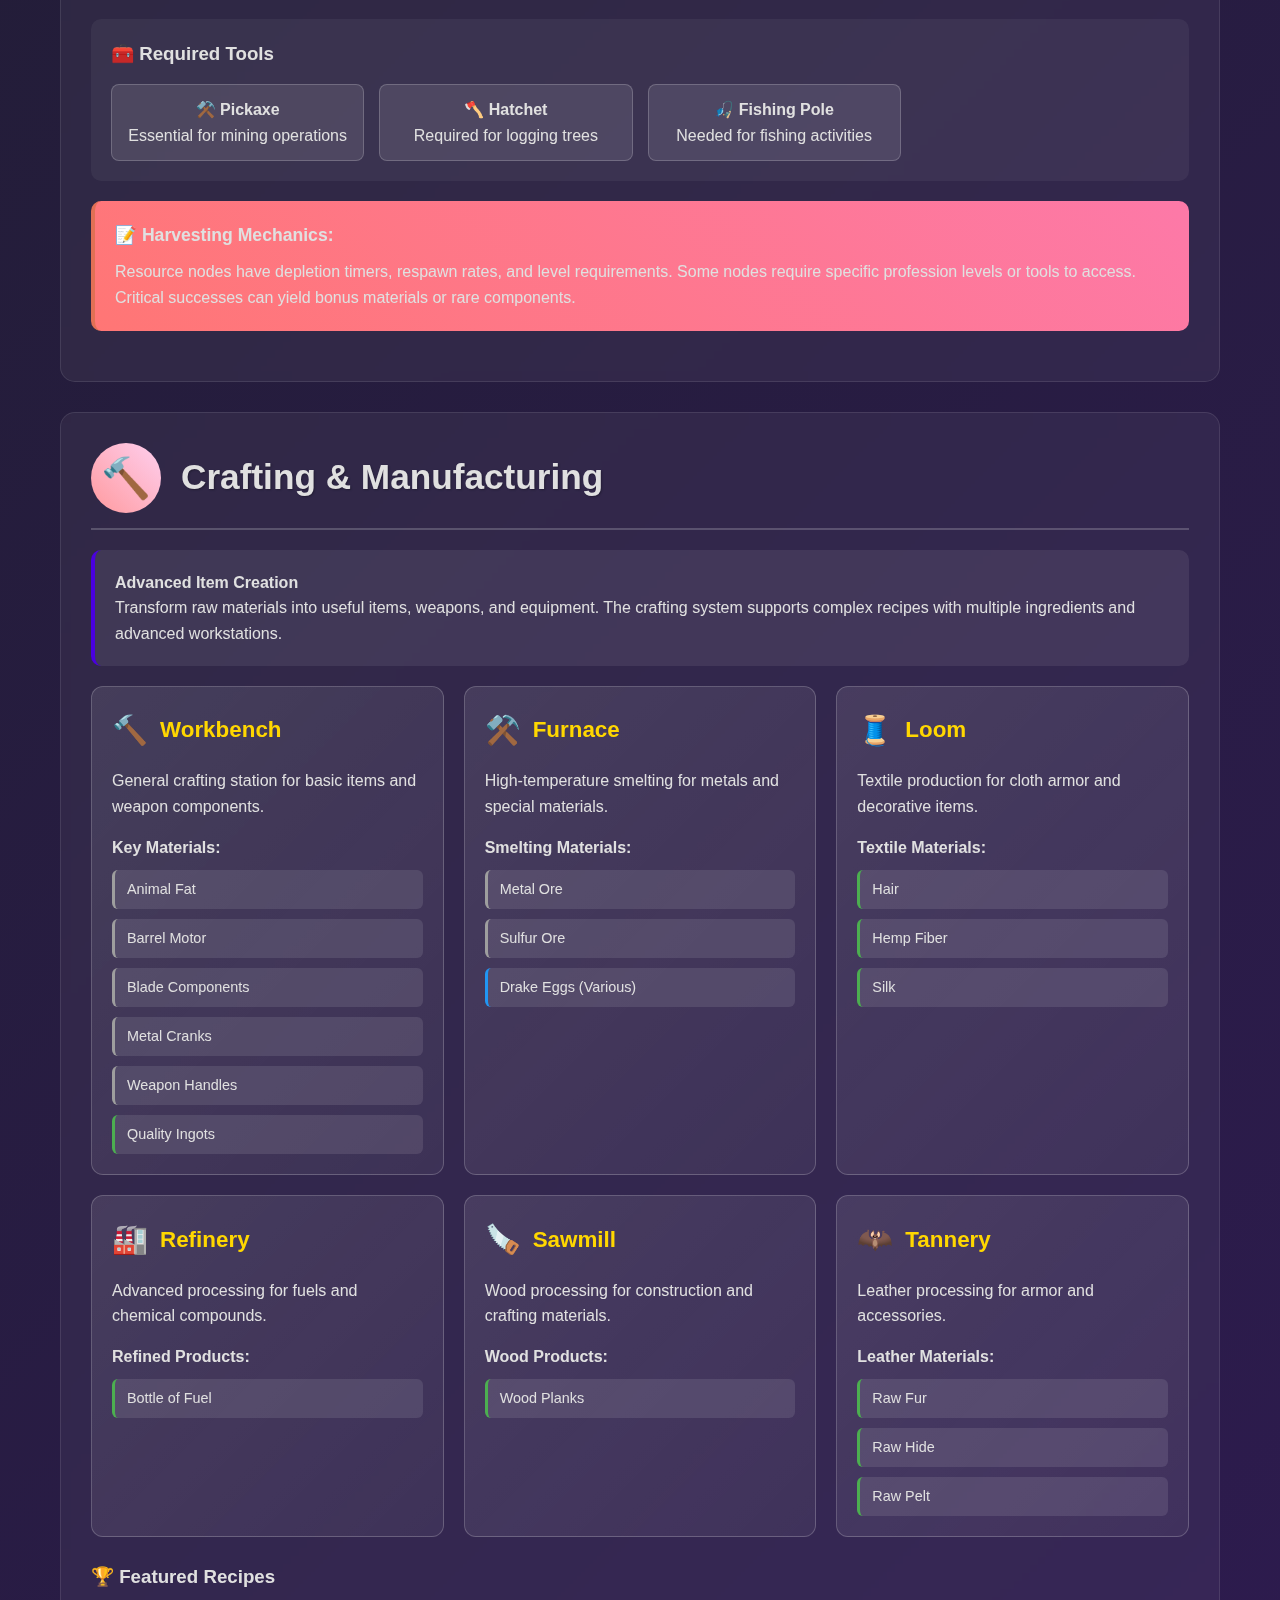
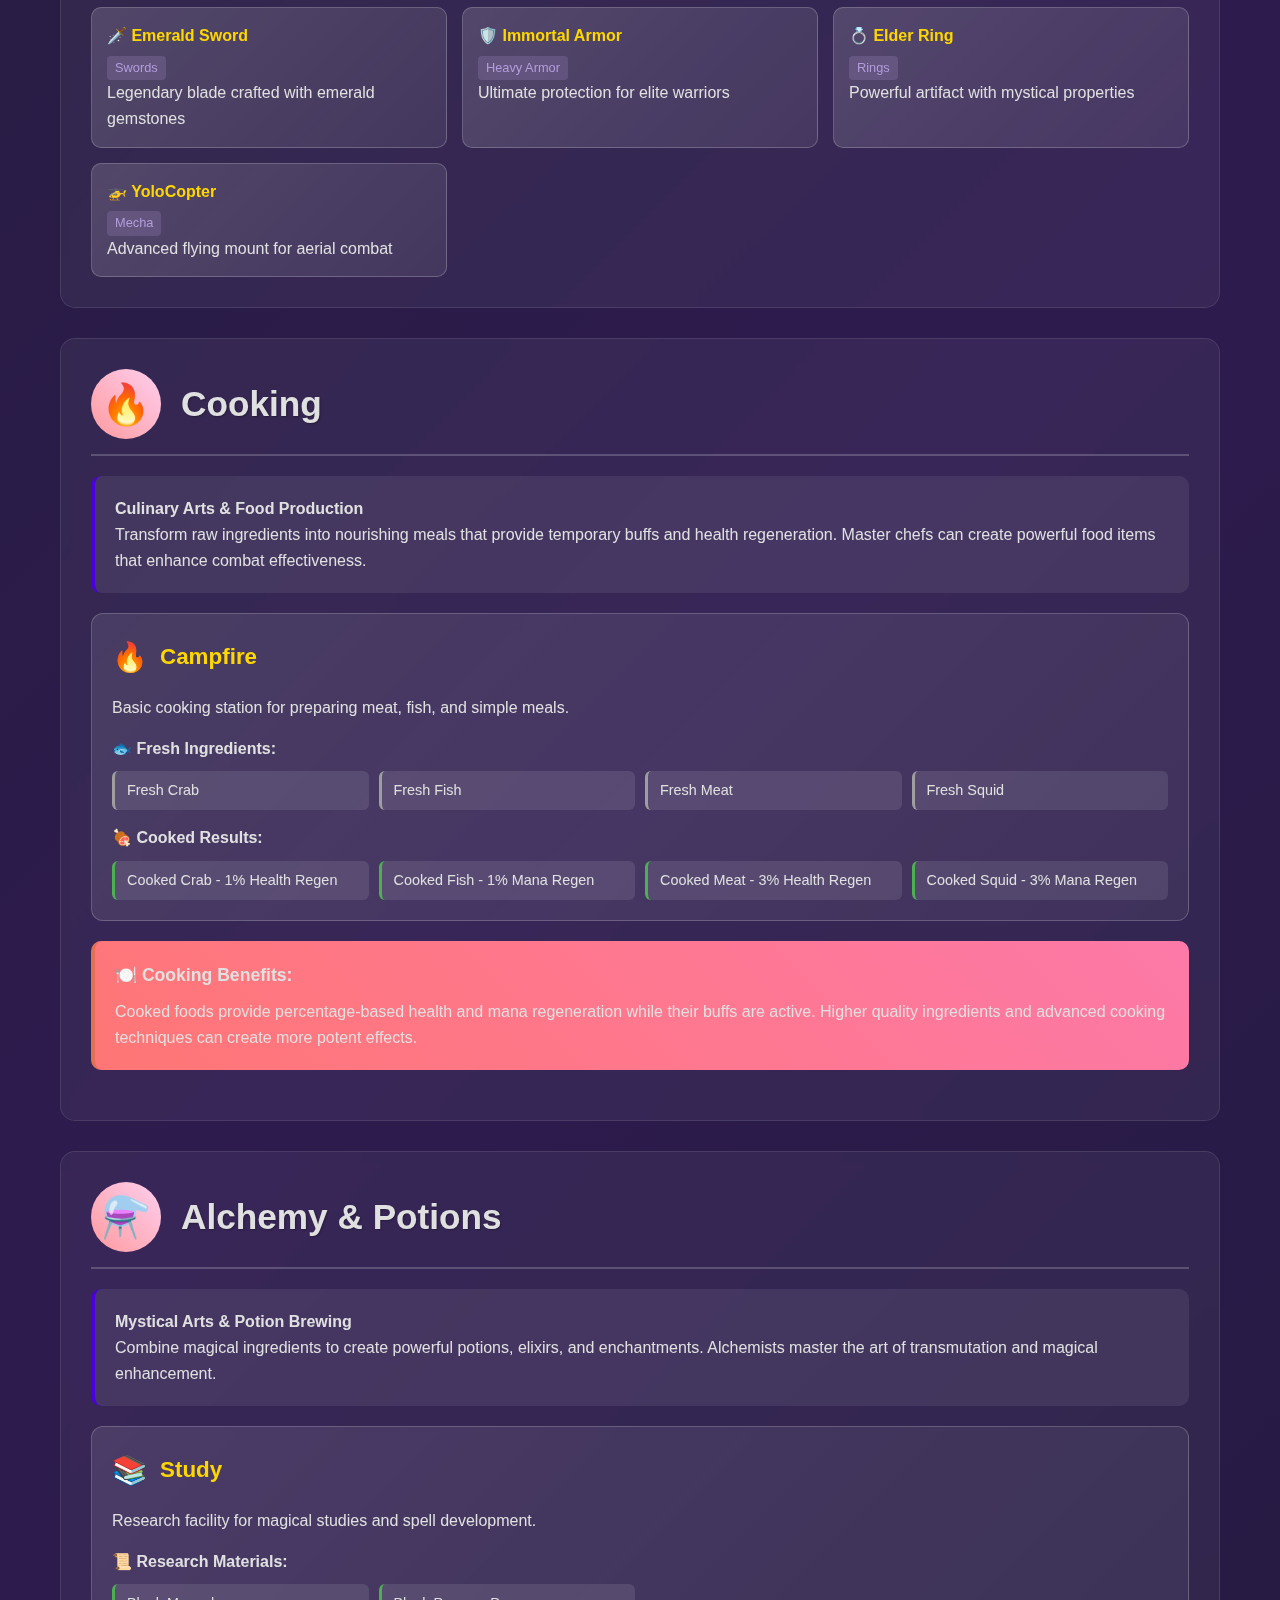
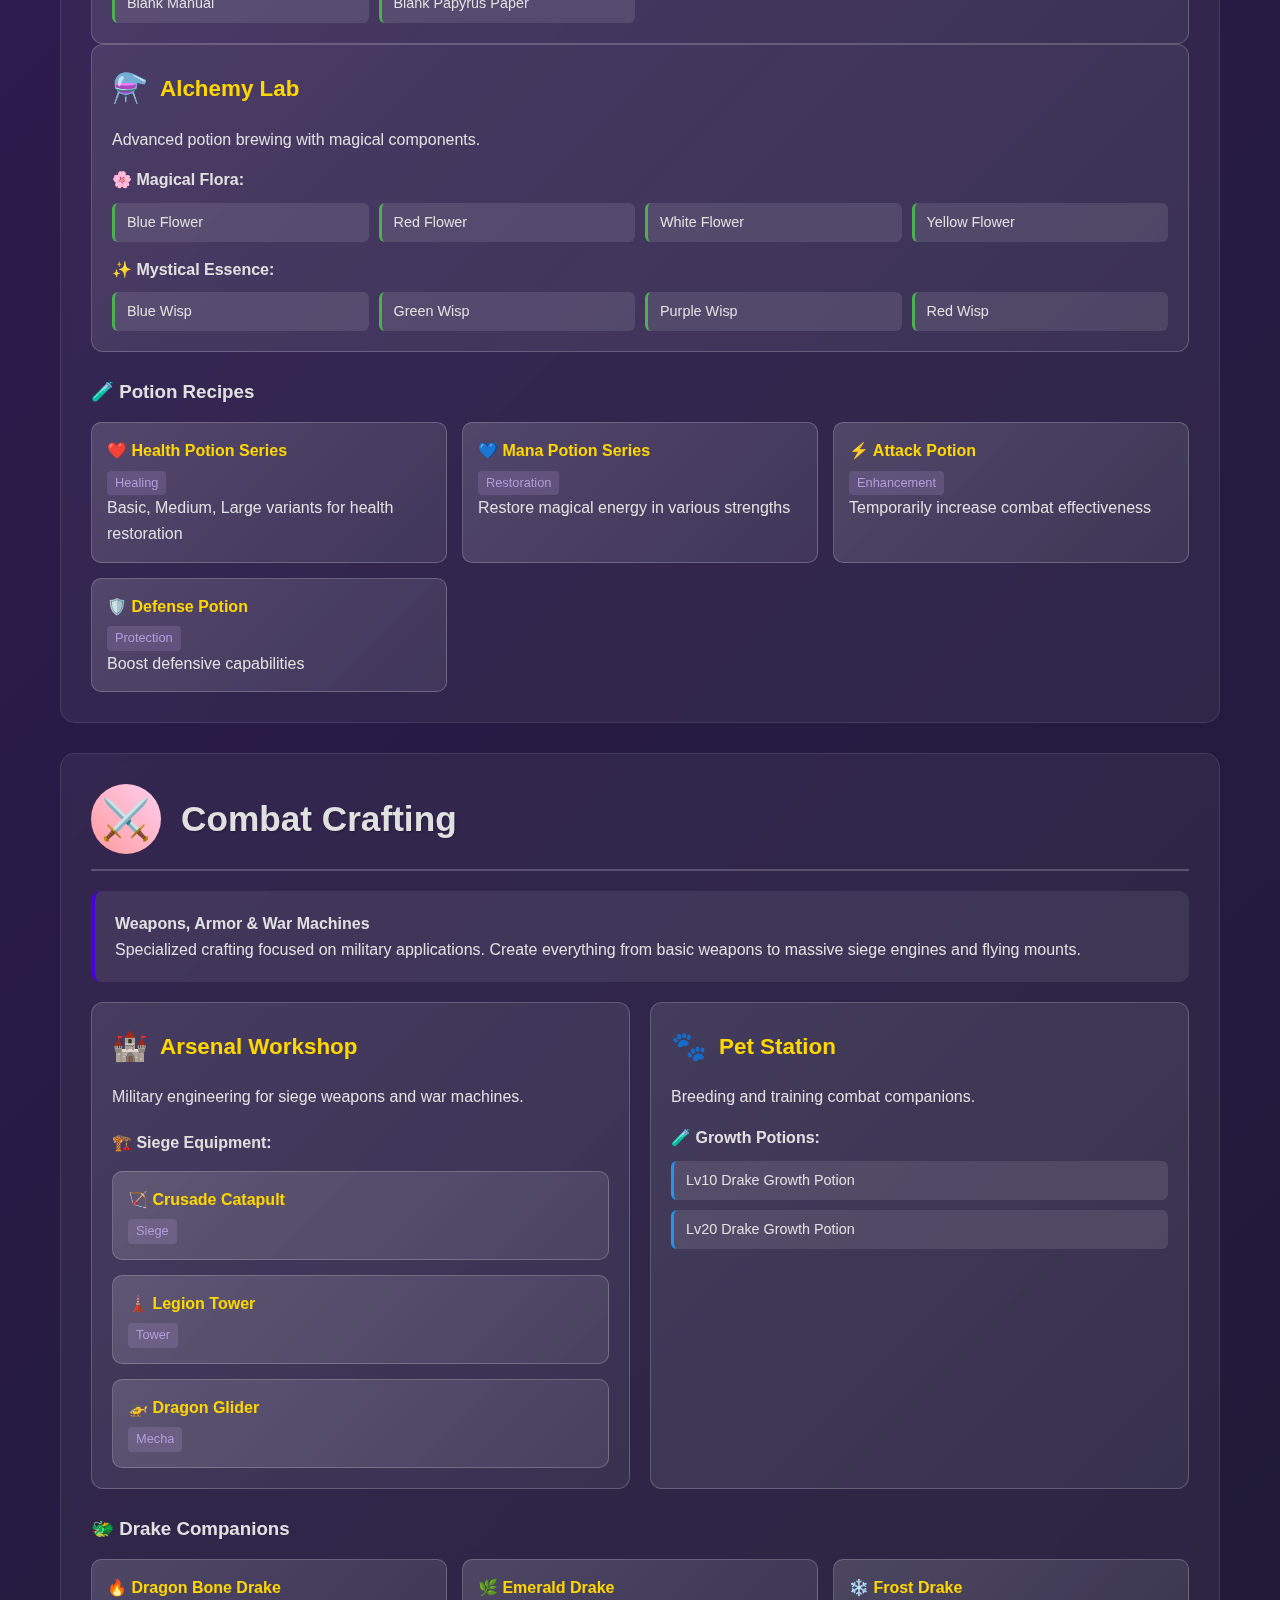
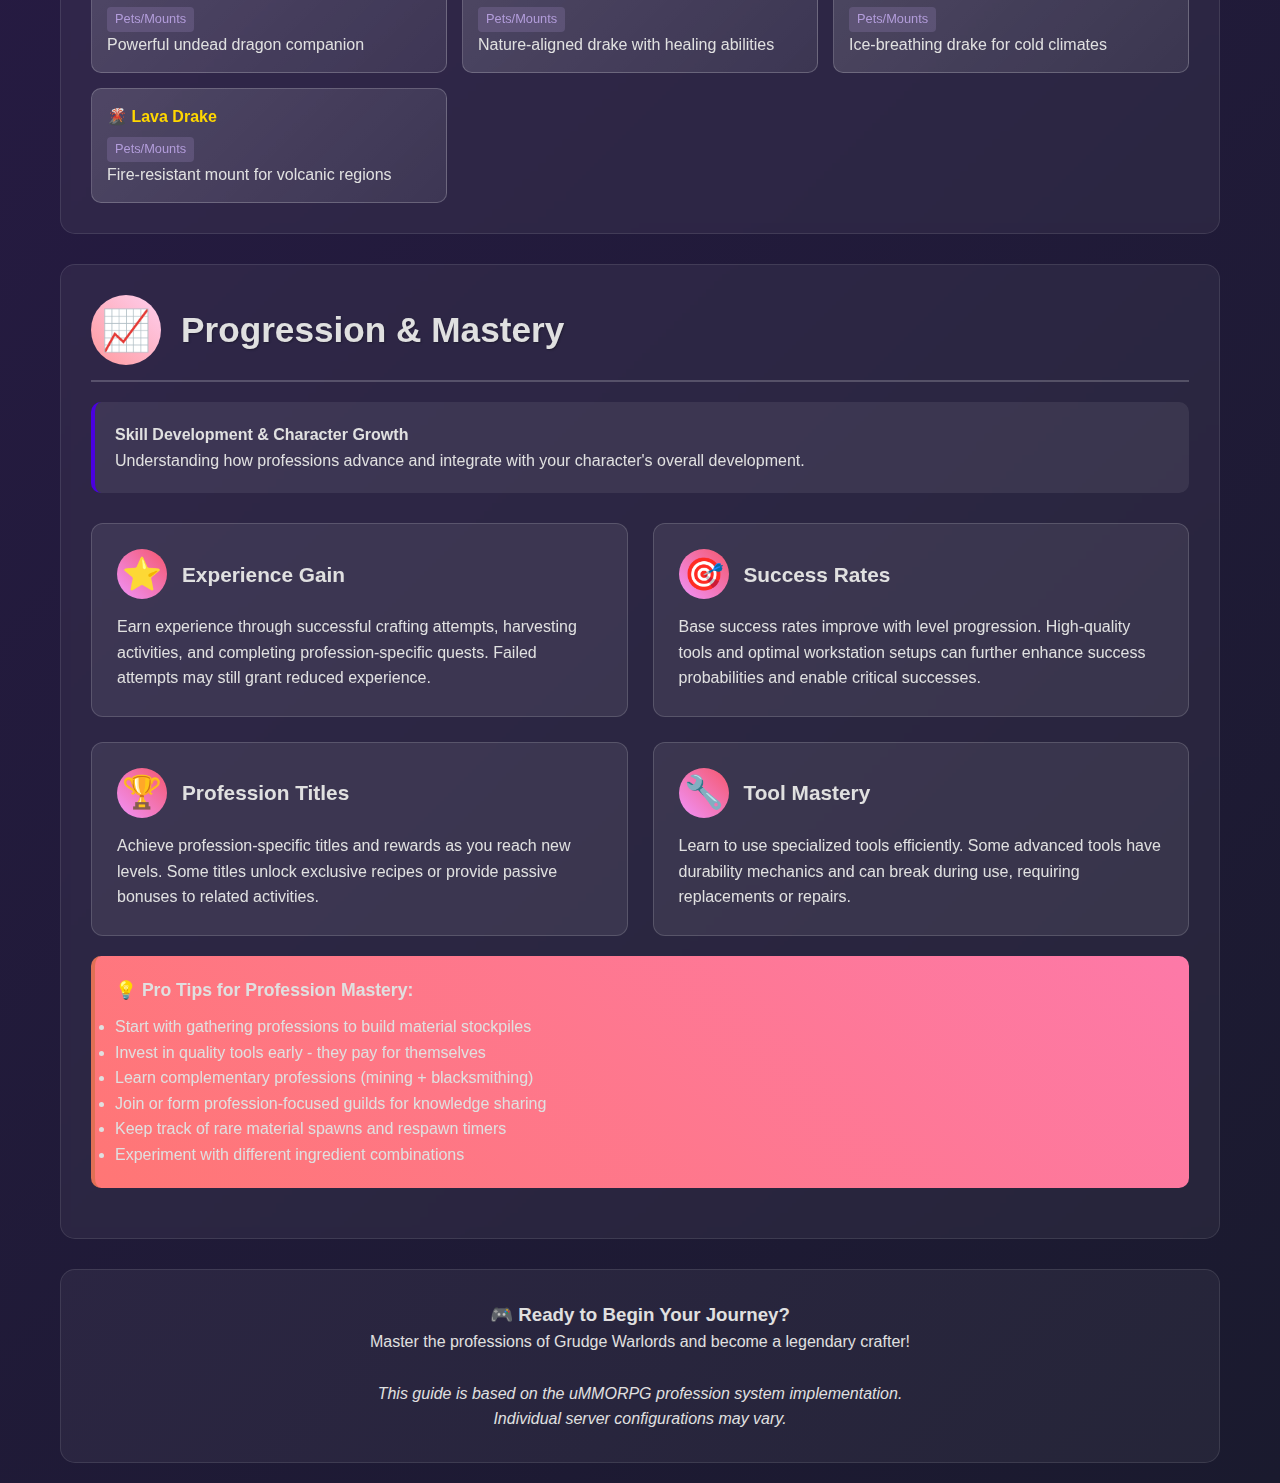
<file: Grudge_Warlords_Professions_Guide.html>
<!DOCTYPE html>
<html lang="en">
<head>
    <meta charset="UTF-8">
    <meta name="viewport" content="width=device-width, initial-scale=1.0">
    <title>Grudge Warlords: Complete Professions Guide</title>
    <style>
        * {
            margin: 0;
            padding: 0;
            box-sizing: border-box;
        }

        body {
            font-family: 'Segoe UI', Tahoma, Geneva, Verdana, sans-serif;
            background: linear-gradient(135deg, #1e1e2e 0%, #2d1b4e 50%, #1a1a2e 100%);
            color: #e0e0e0;
            line-height: 1.6;
            min-height: 100vh;
        }

        .container {
            max-width: 1200px;
            margin: 0 auto;
            padding: 20px;
        }

        .header {
            background: linear-gradient(45deg, #4a00e0, #8e2de2);
            border-radius: 15px;
            padding: 30px;
            text-align: center;
            margin-bottom: 30px;
            box-shadow: 0 10px 30px rgba(74, 0, 224, 0.3);
        }

        .header h1 {
            font-size: 3em;
            margin-bottom: 10px;
            text-shadow: 2px 2px 4px rgba(0,0,0,0.5);
        }

        .header .subtitle {
            font-size: 1.2em;
            opacity: 0.9;
            font-style: italic;
        }

        .nav-menu {
            background: rgba(255,255,255,0.1);
            backdrop-filter: blur(10px);
            border-radius: 12px;
            padding: 20px;
            margin-bottom: 30px;
            border: 1px solid rgba(255,255,255,0.2);
        }

        .nav-menu ul {
            display: flex;
            flex-wrap: wrap;
            justify-content: center;
            gap: 15px;
            list-style: none;
        }

        .nav-menu a {
            color: #e0e0e0;
            text-decoration: none;
            padding: 10px 20px;
            background: linear-gradient(45deg, #667eea, #764ba2);
            border-radius: 8px;
            transition: all 0.3s ease;
            font-weight: bold;
        }

        .nav-menu a:hover {
            background: linear-gradient(45deg, #764ba2, #f093fb);
            transform: translateY(-2px);
            box-shadow: 0 5px 15px rgba(118, 75, 162, 0.4);
        }

        .profession-section {
            background: rgba(255,255,255,0.05);
            border-radius: 15px;
            margin-bottom: 30px;
            padding: 30px;
            border: 1px solid rgba(255,255,255,0.1);
            backdrop-filter: blur(5px);
        }

        .profession-header {
            display: flex;
            align-items: center;
            margin-bottom: 20px;
            padding-bottom: 15px;
            border-bottom: 2px solid rgba(255,255,255,0.2);
        }

        .profession-icon {
            font-size: 2.5em;
            margin-right: 20px;
            padding: 10px;
            background: linear-gradient(45deg, #ff9a9e, #fecfef);
            border-radius: 50%;
            width: 70px;
            height: 70px;
            display: flex;
            align-items: center;
            justify-content: center;
        }

        .profession-title {
            font-size: 2.2em;
            font-weight: bold;
            text-shadow: 1px 1px 2px rgba(0,0,0,0.3);
        }

        .profession-description {
            background: rgba(255,255,255,0.08);
            padding: 20px;
            border-radius: 10px;
            margin-bottom: 20px;
            border-left: 4px solid #4a00e0;
        }

        .workstation-grid {
            display: grid;
            grid-template-columns: repeat(auto-fit, minmax(300px, 1fr));
            gap: 20px;
            margin-bottom: 25px;
        }

        .workstation {
            background: linear-gradient(135deg, rgba(255,255,255,0.1), rgba(255,255,255,0.05));
            border-radius: 12px;
            padding: 20px;
            border: 1px solid rgba(255,255,255,0.2);
        }

        .workstation-header {
            display: flex;
            align-items: center;
            margin-bottom: 15px;
        }

        .workstation-emoji {
            font-size: 1.8em;
            margin-right: 12px;
        }

        .workstation-name {
            font-size: 1.4em;
            font-weight: bold;
            color: #ffd700;
        }

        .ingredients-section {
            margin-top: 15px;
        }

        .ingredients-grid {
            display: grid;
            grid-template-columns: repeat(auto-fill, minmax(250px, 1fr));
            gap: 10px;
            margin-top: 10px;
        }

        .ingredient-item {
            background: rgba(255,255,255,0.1);
            padding: 8px 12px;
            border-radius: 6px;
            font-size: 0.9em;
            border-left: 3px solid #8e2de2;
        }

        .rarity-0 { border-left-color: #9e9e9e; }
        .rarity-1 { border-left-color: #4caf50; }
        .rarity-2 { border-left-color: #2196f3; }
        .rarity-3 { border-left-color: #9c27b0; }
        .rarity-4 { border-left-color: #ff9800; }

        .recipes-section {
            margin-top: 20px;
        }

        .recipe-grid {
            display: grid;
            grid-template-columns: repeat(auto-fill, minmax(280px, 1fr));
            gap: 15px;
            margin-top: 15px;
        }

        .recipe-item {
            background: linear-gradient(135deg, rgba(255,255,255,0.15), rgba(255,255,255,0.08));
            padding: 15px;
            border-radius: 10px;
            border: 1px solid rgba(255,255,255,0.2);
            transition: all 0.3s ease;
        }

        .recipe-item:hover {
            transform: translateY(-3px);
            box-shadow: 0 8px 25px rgba(0,0,0,0.3);
        }

        .recipe-name {
            font-weight: bold;
            color: #ffd700;
            margin-bottom: 5px;
        }

        .recipe-category {
            font-size: 0.8em;
            color: #b39ddb;
            background: rgba(179, 157, 219, 0.2);
            padding: 2px 8px;
            border-radius: 4px;
            display: inline-block;
        }

        .overview-section {
            background: linear-gradient(135deg, #667eea, #764ba2);
            border-radius: 15px;
            padding: 30px;
            margin-bottom: 30px;
        }

        .stats-grid {
            display: grid;
            grid-template-columns: repeat(auto-fit, minmax(200px, 1fr));
            gap: 20px;
            margin-top: 20px;
        }

        .stat-card {
            background: rgba(255,255,255,0.2);
            padding: 20px;
            border-radius: 10px;
            text-align: center;
            border: 1px solid rgba(255,255,255,0.3);
        }

        .stat-number {
            font-size: 2.5em;
            font-weight: bold;
            color: #ffd700;
            display: block;
        }

        .stat-label {
            font-size: 0.9em;
            opacity: 0.9;
        }

        .features-grid {
            display: grid;
            grid-template-columns: repeat(auto-fit, minmax(350px, 1fr));
            gap: 25px;
            margin-top: 30px;
        }

        .feature-card {
            background: rgba(255,255,255,0.08);
            border-radius: 12px;
            padding: 25px;
            border: 1px solid rgba(255,255,255,0.15);
        }

        .feature-header {
            display: flex;
            align-items: center;
            margin-bottom: 15px;
        }

        .feature-icon {
            font-size: 2em;
            margin-right: 15px;
            background: linear-gradient(45deg, #f093fb, #f5576c);
            padding: 10px;
            border-radius: 50%;
            width: 50px;
            height: 50px;
            display: flex;
            align-items: center;
            justify-content: center;
        }

        .feature-title {
            font-size: 1.3em;
            font-weight: bold;
        }

        .note-box {
            background: linear-gradient(45deg, #ff7675, #fd79a8);
            border-radius: 10px;
            padding: 20px;
            margin: 20px 0;
            border-left: 4px solid #e17055;
        }

        .note-box strong {
            display: block;
            margin-bottom: 10px;
            font-size: 1.1em;
        }

        .progression-info {
            background: rgba(255,255,255,0.1);
            border-radius: 10px;
            padding: 20px;
            margin-top: 20px;
            border: 1px solid rgba(255,255,255,0.2);
        }

        .tools-section {
            background: rgba(255,255,255,0.05);
            border-radius: 10px;
            padding: 20px;
            margin: 20px 0;
        }

        .tools-grid {
            display: grid;
            grid-template-columns: repeat(auto-fill, minmax(200px, 1fr));
            gap: 15px;
            margin-top: 15px;
        }

        .tool-item {
            background: rgba(255,255,255,0.1);
            padding: 12px;
            border-radius: 8px;
            border: 1px solid rgba(255,255,255,0.2);
            text-align: center;
        }

        .footer {
            text-align: center;
            padding: 30px;
            background: rgba(255,255,255,0.05);
            border-radius: 15px;
            margin-top: 30px;
            border: 1px solid rgba(255,255,255,0.1);
        }

        @media (max-width: 768px) {
            .container { padding: 10px; }
            .header h1 { font-size: 2em; }
            .nav-menu ul { flex-direction: column; align-items: center; }
            .profession-header { flex-direction: column; text-align: center; }
            .profession-icon { margin-right: 0; margin-bottom: 15px; }
        }
    </style>
</head>
<body>
    <div class="container">
        <!-- Header -->
        <header class="header">
            <h1>⚔️ GRUDGE WARLORDS ⚔️</h1>
            <p class="subtitle">Complete Professions & Crafting Guide</p>
        </header>

        <!-- Navigation -->
        <nav class="nav-menu">
            <ul>
                <li><a href="#overview">📊 Overview</a></li>
                <li><a href="#harvesting">⛏️ Harvesting</a></li>
                <li><a href="#crafting">🔨 Crafting</a></li>
                <li><a href="#cooking">🔥 Cooking</a></li>
                <li><a href="#alchemy">⚗️ Alchemy</a></li>
                <li><a href="#combat">⚔️ Combat Crafting</a></li>
                <li><a href="#progression">📈 Progression</a></li>
            </ul>
        </nav>

        <!-- Overview Section -->
        <section id="overview" class="overview-section">
            <h2>🎮 Profession System Overview</h2>
            <p>Grudge Warlords features a comprehensive profession system built on the uMMORPG framework. Players can master multiple crafting disciplines, harvest resources, and create powerful items to aid in their adventures.</p>
            
            <div class="stats-grid">
                <div class="stat-card">
                    <span class="stat-number">10+</span>
                    <span class="stat-label">Workstations</span>
                </div>
                <div class="stat-card">
                    <span class="stat-number">100+</span>
                    <span class="stat-label">Recipes</span>
                </div>
                <div class="stat-card">
                    <span class="stat-number">50+</span>
                    <span class="stat-label">Ingredients</span>
                </div>
                <div class="stat-card">
                    <span class="stat-number">∞</span>
                    <span class="stat-label">Possibilities</span>
                </div>
            </div>

            <div class="features-grid">
                <div class="feature-card">
                    <div class="feature-header">
                        <div class="feature-icon">🏗️</div>
                        <div class="feature-title">Dynamic Workstations</div>
                    </div>
                    <p>Each profession utilizes specialized workstations with unique properties and requirements. From campfires for cooking to advanced furnaces for smelting.</p>
                </div>

                <div class="feature-card">
                    <div class="feature-header">
                        <div class="feature-icon">📊</div>
                        <div class="feature-title">Skill Progression</div>
                    </div>
                    <p>Level up professions through experience gained from crafting and harvesting. Higher levels unlock better recipes and improved success rates.</p>
                </div>

                <div class="feature-card">
                    <div class="feature-header">
                        <div class="feature-icon">🎯</div>
                        <div class="feature-title">Success Mechanics</div>
                    </div>
                    <p>Crafting includes probability-based success rates, critical successes, and tool durability mechanics for engaging gameplay.</p>
                </div>

                <div class="feature-card">
                    <div class="feature-header">
                        <div class="feature-icon">🧰</div>
                        <div class="feature-title">Tool Requirements</div>
                    </div>
                    <p>Many recipes require specific tools, equipment, or rare ingredients. Some tools can break during use, adding strategic depth.</p>
                </div>
            </div>
        </section>

        <!-- Harvesting Profession -->
        <section id="harvesting" class="profession-section">
            <div class="profession-header">
                <div class="profession-icon">⛏️</div>
                <div class="profession-title">Harvesting</div>
            </div>

            <div class="profession-description">
                <p><strong>Resource Gathering & Mining</strong></p>
                <p>The foundation of all crafting activities. Harvesters extract raw materials from resource nodes scattered throughout the world. This profession includes mining, logging, and gathering various crafting components.</p>
            </div>

            <div class="progression-info">
                <h3>🌟 Progression System</h3>
                <ul>
                    <li><strong>Base Success Rate:</strong> Configurable per profession (default ~100%)</li>
                    <li><strong>Critical Chance:</strong> ~5% base, increases with level</li>
                    <li><strong>Level Bonuses:</strong> +5% success chance per level above node requirement</li>
                    <li><strong>Experience Gain:</strong> Awarded for each successful harvest attempt</li>
                </ul>
            </div>

            <div class="tools-section">
                <h3>🧰 Required Tools</h3>
                <div class="tools-grid">
                    <div class="tool-item">
                        <strong>⚒️ Pickaxe</strong>
                        <p>Essential for mining operations</p>
                    </div>
                    <div class="tool-item">
                        <strong>🪓 Hatchet</strong>
                        <p>Required for logging trees</p>
                    </div>
                    <div class="tool-item">
                        <strong>🎣 Fishing Pole</strong>
                        <p>Needed for fishing activities</p>
                    </div>
                </div>
            </div>

            <div class="note-box">
                <strong>📝 Harvesting Mechanics:</strong>
                <p>Resource nodes have depletion timers, respawn rates, and level requirements. Some nodes require specific profession levels or tools to access. Critical successes can yield bonus materials or rare components.</p>
            </div>
        </section>

        <!-- Crafting Profession -->
        <section id="crafting" class="profession-section">
            <div class="profession-header">
                <div class="profession-icon">🔨</div>
                <div class="profession-title">Crafting & Manufacturing</div>
            </div>

            <div class="profession-description">
                <p><strong>Advanced Item Creation</strong></p>
                <p>Transform raw materials into useful items, weapons, and equipment. The crafting system supports complex recipes with multiple ingredients and advanced workstations.</p>
            </div>

            <div class="workstation-grid">
                <div class="workstation">
                    <div class="workstation-header">
                        <span class="workstation-emoji">🔨</span>
                        <span class="workstation-name">Workbench</span>
                    </div>
                    <p>General crafting station for basic items and weapon components.</p>
                    <div class="ingredients-section">
                        <h4>Key Materials:</h4>
                        <div class="ingredients-grid">
                            <div class="ingredient-item rarity-0">Animal Fat</div>
                            <div class="ingredient-item rarity-0">Barrel Motor</div>
                            <div class="ingredient-item rarity-0">Blade Components</div>
                            <div class="ingredient-item rarity-0">Metal Cranks</div>
                            <div class="ingredient-item rarity-0">Weapon Handles</div>
                            <div class="ingredient-item rarity-1">Quality Ingots</div>
                        </div>
                    </div>
                </div>

                <div class="workstation">
                    <div class="workstation-header">
                        <span class="workstation-emoji">⚒️</span>
                        <span class="workstation-name">Furnace</span>
                    </div>
                    <p>High-temperature smelting for metals and special materials.</p>
                    <div class="ingredients-section">
                        <h4>Smelting Materials:</h4>
                        <div class="ingredients-grid">
                            <div class="ingredient-item rarity-0">Metal Ore</div>
                            <div class="ingredient-item rarity-0">Sulfur Ore</div>
                            <div class="ingredient-item rarity-2">Drake Eggs (Various)</div>
                        </div>
                    </div>
                </div>

                <div class="workstation">
                    <div class="workstation-header">
                        <span class="workstation-emoji">🧵</span>
                        <span class="workstation-name">Loom</span>
                    </div>
                    <p>Textile production for cloth armor and decorative items.</p>
                    <div class="ingredients-section">
                        <h4>Textile Materials:</h4>
                        <div class="ingredients-grid">
                            <div class="ingredient-item rarity-1">Hair</div>
                            <div class="ingredient-item rarity-1">Hemp Fiber</div>
                            <div class="ingredient-item rarity-1">Silk</div>
                        </div>
                    </div>
                </div>

                <div class="workstation">
                    <div class="workstation-header">
                        <span class="workstation-emoji">🏭</span>
                        <span class="workstation-name">Refinery</span>
                    </div>
                    <p>Advanced processing for fuels and chemical compounds.</p>
                    <div class="ingredients-section">
                        <h4>Refined Products:</h4>
                        <div class="ingredients-grid">
                            <div class="ingredient-item rarity-1">Bottle of Fuel</div>
                        </div>
                    </div>
                </div>

                <div class="workstation">
                    <div class="workstation-header">
                        <span class="workstation-emoji">🪚</span>
                        <span class="workstation-name">Sawmill</span>
                    </div>
                    <p>Wood processing for construction and crafting materials.</p>
                    <div class="ingredients-section">
                        <h4>Wood Products:</h4>
                        <div class="ingredients-grid">
                            <div class="ingredient-item rarity-1">Wood Planks</div>
                        </div>
                    </div>
                </div>

                <div class="workstation">
                    <div class="workstation-header">
                        <span class="workstation-emoji">🦇</span>
                        <span class="workstation-name">Tannery</span>
                    </div>
                    <p>Leather processing for armor and accessories.</p>
                    <div class="ingredients-section">
                        <h4>Leather Materials:</h4>
                        <div class="ingredients-grid">
                            <div class="ingredient-item rarity-1">Raw Fur</div>
                            <div class="ingredient-item rarity-1">Raw Hide</div>
                            <div class="ingredient-item rarity-1">Raw Pelt</div>
                        </div>
                    </div>
                </div>
            </div>

            <div class="recipes-section">
                <h3>🏆 Featured Recipes</h3>
                <div class="recipe-grid">
                    <div class="recipe-item">
                        <div class="recipe-name">🗡️ Emerald Sword</div>
                        <div class="recipe-category">Swords</div>
                        <p>Legendary blade crafted with emerald gemstones</p>
                    </div>
                    <div class="recipe-item">
                        <div class="recipe-name">🛡️ Immortal Armor</div>
                        <div class="recipe-category">Heavy Armor</div>
                        <p>Ultimate protection for elite warriors</p>
                    </div>
                    <div class="recipe-item">
                        <div class="recipe-name">💍 Elder Ring</div>
                        <div class="recipe-category">Rings</div>
                        <p>Powerful artifact with mystical properties</p>
                    </div>
                    <div class="recipe-item">
                        <div class="recipe-name">🚁 YoloCopter</div>
                        <div class="recipe-category">Mecha</div>
                        <p>Advanced flying mount for aerial combat</p>
                    </div>
                </div>
            </div>
        </section>

        <!-- Cooking Profession -->
        <section id="cooking" class="profession-section">
            <div class="profession-header">
                <div class="profession-icon">🔥</div>
                <div class="profession-title">Cooking</div>
            </div>

            <div class="profession-description">
                <p><strong>Culinary Arts & Food Production</strong></p>
                <p>Transform raw ingredients into nourishing meals that provide temporary buffs and health regeneration. Master chefs can create powerful food items that enhance combat effectiveness.</p>
            </div>

            <div class="workstation">
                <div class="workstation-header">
                    <span class="workstation-emoji">🔥</span>
                    <span class="workstation-name">Campfire</span>
                </div>
                <p>Basic cooking station for preparing meat, fish, and simple meals.</p>
                
                <div class="ingredients-section">
                    <h4>🐟 Fresh Ingredients:</h4>
                    <div class="ingredients-grid">
                        <div class="ingredient-item rarity-0">Fresh Crab</div>
                        <div class="ingredient-item rarity-0">Fresh Fish</div>
                        <div class="ingredient-item rarity-0">Fresh Meat</div>
                        <div class="ingredient-item rarity-0">Fresh Squid</div>
                    </div>
                </div>

                <div class="ingredients-section">
                    <h4>🍖 Cooked Results:</h4>
                    <div class="ingredients-grid">
                        <div class="ingredient-item rarity-1">Cooked Crab - 1% Health Regen</div>
                        <div class="ingredient-item rarity-1">Cooked Fish - 1% Mana Regen</div>
                        <div class="ingredient-item rarity-1">Cooked Meat - 3% Health Regen</div>
                        <div class="ingredient-item rarity-1">Cooked Squid - 3% Mana Regen</div>
                    </div>
                </div>
            </div>

            <div class="note-box">
                <strong>🍽️ Cooking Benefits:</strong>
                <p>Cooked foods provide percentage-based health and mana regeneration while their buffs are active. Higher quality ingredients and advanced cooking techniques can create more potent effects.</p>
            </div>
        </section>

        <!-- Alchemy Profession -->
        <section id="alchemy" class="profession-section">
            <div class="profession-header">
                <div class="profession-icon">⚗️</div>
                <div class="profession-title">Alchemy & Potions</div>
            </div>

            <div class="profession-description">
                <p><strong>Mystical Arts & Potion Brewing</strong></p>
                <p>Combine magical ingredients to create powerful potions, elixirs, and enchantments. Alchemists master the art of transmutation and magical enhancement.</p>
            </div>

            <div class="workstation">
                <div class="workstation-header">
                    <span class="workstation-emoji">📚</span>
                    <span class="workstation-name">Study</span>
                </div>
                <p>Research facility for magical studies and spell development.</p>
                
                <div class="ingredients-section">
                    <h4>📜 Research Materials:</h4>
                    <div class="ingredients-grid">
                        <div class="ingredient-item rarity-1">Blank Manual</div>
                        <div class="ingredient-item rarity-1">Blank Papyrus Paper</div>
                    </div>
                </div>
            </div>

            <div class="workstation-grid">
                <div class="workstation">
                    <div class="workstation-header">
                        <span class="workstation-emoji">⚗️</span>
                        <span class="workstation-name">Alchemy Lab</span>
                    </div>
                    <p>Advanced potion brewing with magical components.</p>
                    
                    <div class="ingredients-section">
                        <h4>🌸 Magical Flora:</h4>
                        <div class="ingredients-grid">
                            <div class="ingredient-item rarity-1">Blue Flower</div>
                            <div class="ingredient-item rarity-1">Red Flower</div>
                            <div class="ingredient-item rarity-1">White Flower</div>
                            <div class="ingredient-item rarity-1">Yellow Flower</div>
                        </div>
                    </div>

                    <div class="ingredients-section">
                        <h4>✨ Mystical Essence:</h4>
                        <div class="ingredients-grid">
                            <div class="ingredient-item rarity-1">Blue Wisp</div>
                            <div class="ingredient-item rarity-1">Green Wisp</div>
                            <div class="ingredient-item rarity-1">Purple Wisp</div>
                            <div class="ingredient-item rarity-1">Red Wisp</div>
                        </div>
                    </div>
                </div>
            </div>

            <div class="recipes-section">
                <h3>🧪 Potion Recipes</h3>
                <div class="recipe-grid">
                    <div class="recipe-item">
                        <div class="recipe-name">❤️ Health Potion Series</div>
                        <div class="recipe-category">Healing</div>
                        <p>Basic, Medium, Large variants for health restoration</p>
                    </div>
                    <div class="recipe-item">
                        <div class="recipe-name">💙 Mana Potion Series</div>
                        <div class="recipe-category">Restoration</div>
                        <p>Restore magical energy in various strengths</p>
                    </div>
                    <div class="recipe-item">
                        <div class="recipe-name">⚡ Attack Potion</div>
                        <div class="recipe-category">Enhancement</div>
                        <p>Temporarily increase combat effectiveness</p>
                    </div>
                    <div class="recipe-item">
                        <div class="recipe-name">🛡️ Defense Potion</div>
                        <div class="recipe-category">Protection</div>
                        <p>Boost defensive capabilities</p>
                    </div>
                </div>
            </div>
        </section>

        <!-- Combat Crafting -->
        <section id="combat" class="profession-section">
            <div class="profession-header">
                <div class="profession-icon">⚔️</div>
                <div class="profession-title">Combat Crafting</div>
            </div>

            <div class="profession-description">
                <p><strong>Weapons, Armor & War Machines</strong></p>
                <p>Specialized crafting focused on military applications. Create everything from basic weapons to massive siege engines and flying mounts.</p>
            </div>

            <div class="workstation-grid">
                <div class="workstation">
                    <div class="workstation-header">
                        <span class="workstation-emoji">🏰</span>
                        <span class="workstation-name">Arsenal Workshop</span>
                    </div>
                    <p>Military engineering for siege weapons and war machines.</p>
                    
                    <div class="recipes-section">
                        <h4>🏗️ Siege Equipment:</h4>
                        <div class="recipe-grid">
                            <div class="recipe-item">
                                <div class="recipe-name">🏹 Crusade Catapult</div>
                                <div class="recipe-category">Siege</div>
                            </div>
                            <div class="recipe-item">
                                <div class="recipe-name">🗼 Legion Tower</div>
                                <div class="recipe-category">Tower</div>
                            </div>
                            <div class="recipe-item">
                                <div class="recipe-name">🚁 Dragon Glider</div>
                                <div class="recipe-category">Mecha</div>
                            </div>
                        </div>
                    </div>
                </div>

                <div class="workstation">
                    <div class="workstation-header">
                        <span class="workstation-emoji">🐾</span>
                        <span class="workstation-name">Pet Station</span>
                    </div>
                    <p>Breeding and training combat companions.</p>
                    
                    <div class="ingredients-section">
                        <h4>🧪 Growth Potions:</h4>
                        <div class="ingredients-grid">
                            <div class="ingredient-item rarity-2">Lv10 Drake Growth Potion</div>
                            <div class="ingredient-item rarity-2">Lv20 Drake Growth Potion</div>
                        </div>
                    </div>
                </div>
            </div>

            <div class="recipes-section">
                <h3>🐲 Drake Companions</h3>
                <div class="recipe-grid">
                    <div class="recipe-item">
                        <div class="recipe-name">🔥 Dragon Bone Drake</div>
                        <div class="recipe-category">Pets/Mounts</div>
                        <p>Powerful undead dragon companion</p>
                    </div>
                    <div class="recipe-item">
                        <div class="recipe-name">🌿 Emerald Drake</div>
                        <div class="recipe-category">Pets/Mounts</div>
                        <p>Nature-aligned drake with healing abilities</p>
                    </div>
                    <div class="recipe-item">
                        <div class="recipe-name">❄️ Frost Drake</div>
                        <div class="recipe-category">Pets/Mounts</div>
                        <p>Ice-breathing drake for cold climates</p>
                    </div>
                    <div class="recipe-item">
                        <div class="recipe-name">🌋 Lava Drake</div>
                        <div class="recipe-category">Pets/Mounts</div>
                        <p>Fire-resistant mount for volcanic regions</p>
                    </div>
                </div>
            </div>
        </section>

        <!-- Progression Section -->
        <section id="progression" class="profession-section">
            <div class="profession-header">
                <div class="profession-icon">📈</div>
                <div class="profession-title">Progression & Mastery</div>
            </div>

            <div class="profession-description">
                <p><strong>Skill Development & Character Growth</strong></p>
                <p>Understanding how professions advance and integrate with your character's overall development.</p>
            </div>

            <div class="features-grid">
                <div class="feature-card">
                    <div class="feature-header">
                        <div class="feature-icon">⭐</div>
                        <div class="feature-title">Experience Gain</div>
                    </div>
                    <p>Earn experience through successful crafting attempts, harvesting activities, and completing profession-specific quests. Failed attempts may still grant reduced experience.</p>
                </div>

                <div class="feature-card">
                    <div class="feature-header">
                        <div class="feature-icon">🎯</div>
                        <div class="feature-title">Success Rates</div>
                    </div>
                    <p>Base success rates improve with level progression. High-quality tools and optimal workstation setups can further enhance success probabilities and enable critical successes.</p>
                </div>

                <div class="feature-card">
                    <div class="feature-header">
                        <div class="feature-icon">🏆</div>
                        <div class="feature-title">Profession Titles</div>
                    </div>
                    <p>Achieve profession-specific titles and rewards as you reach new levels. Some titles unlock exclusive recipes or provide passive bonuses to related activities.</p>
                </div>

                <div class="feature-card">
                    <div class="feature-header">
                        <div class="feature-icon">🔧</div>
                        <div class="feature-title">Tool Mastery</div>
                    </div>
                    <p>Learn to use specialized tools efficiently. Some advanced tools have durability mechanics and can break during use, requiring replacements or repairs.</p>
                </div>
            </div>

            <div class="note-box">
                <strong>💡 Pro Tips for Profession Mastery:</strong>
                <ul>
                    <li>Start with gathering professions to build material stockpiles</li>
                    <li>Invest in quality tools early - they pay for themselves</li>
                    <li>Learn complementary professions (mining + blacksmithing)</li>
                    <li>Join or form profession-focused guilds for knowledge sharing</li>
                    <li>Keep track of rare material spawns and respawn timers</li>
                    <li>Experiment with different ingredient combinations</li>
                </ul>
            </div>
        </section>

        <!-- Footer -->
        <footer class="footer">
            <h3>🎮 Ready to Begin Your Journey?</h3>
            <p>Master the professions of Grudge Warlords and become a legendary crafter!</p>
            <br>
            <p><em>This guide is based on the uMMORPG profession system implementation.<br>
            Individual server configurations may vary.</em></p>
        </footer>
    </div>
</body>
</html>
</file>
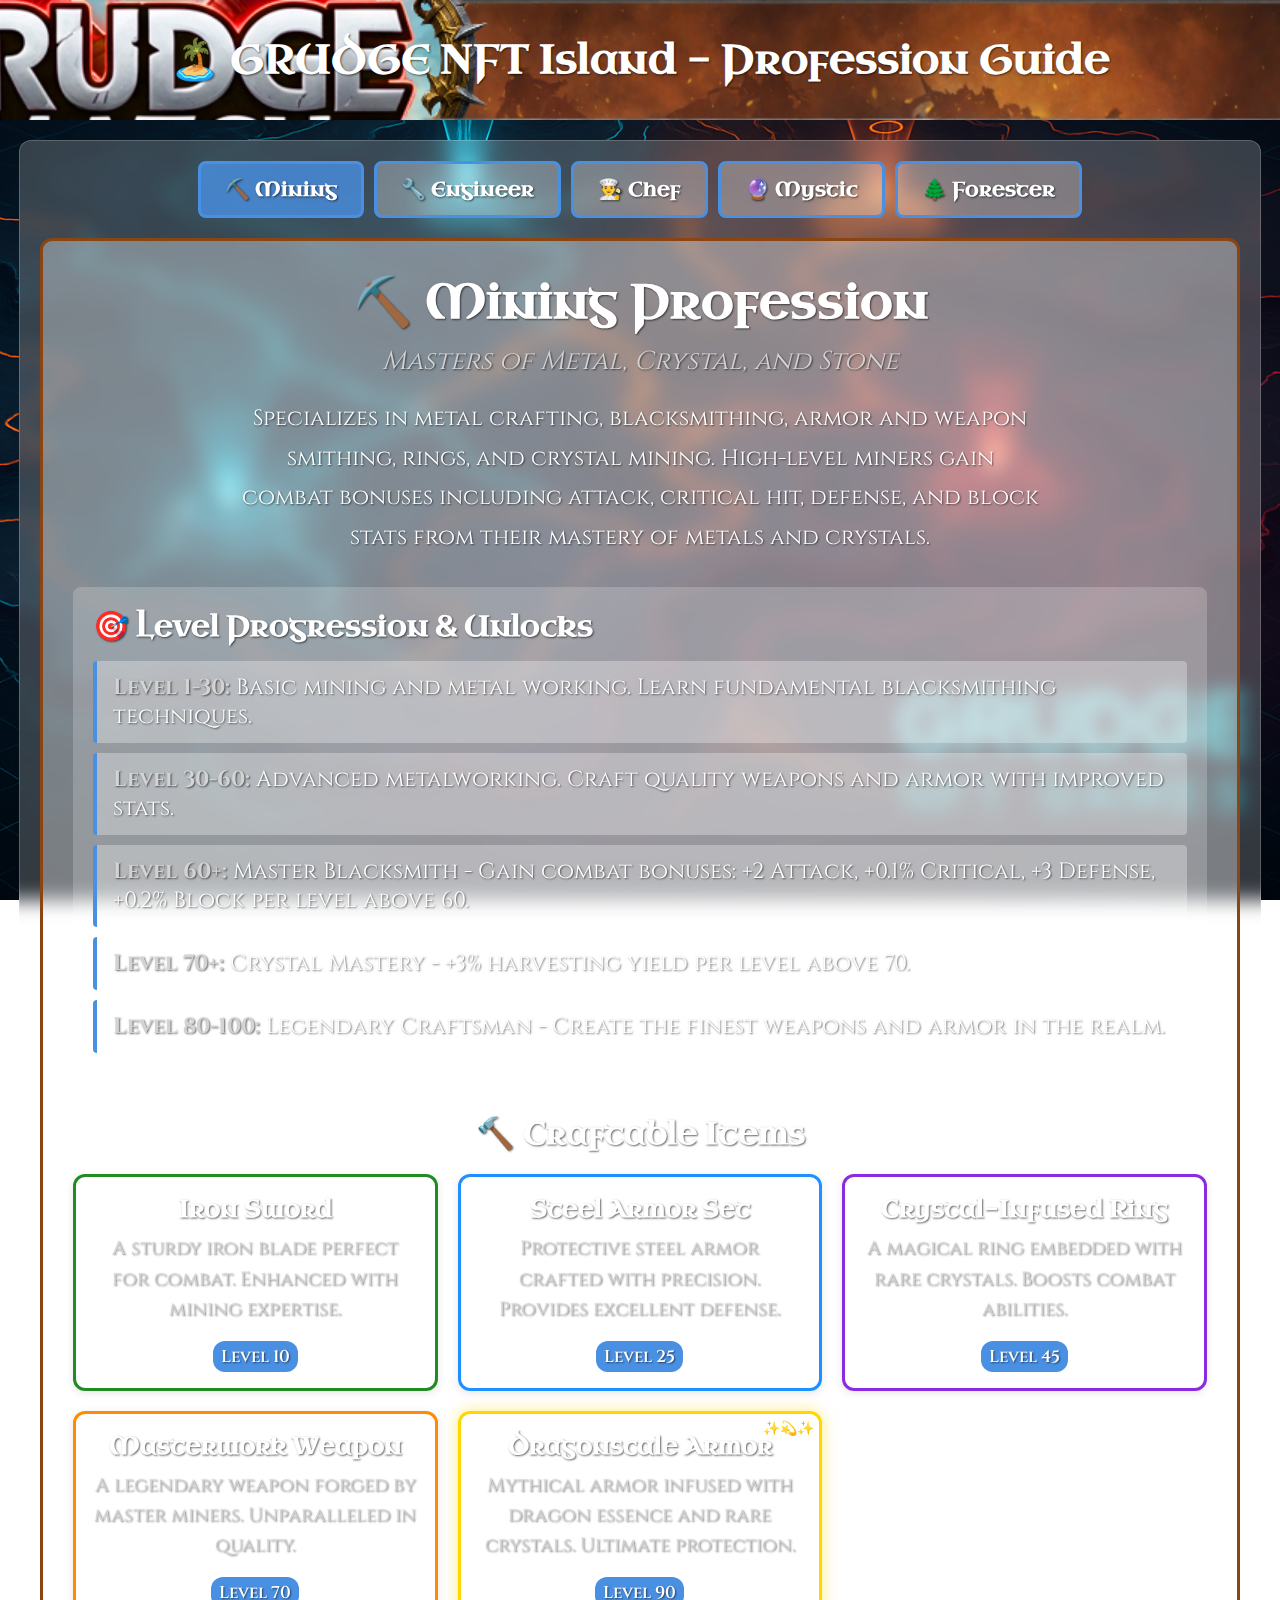
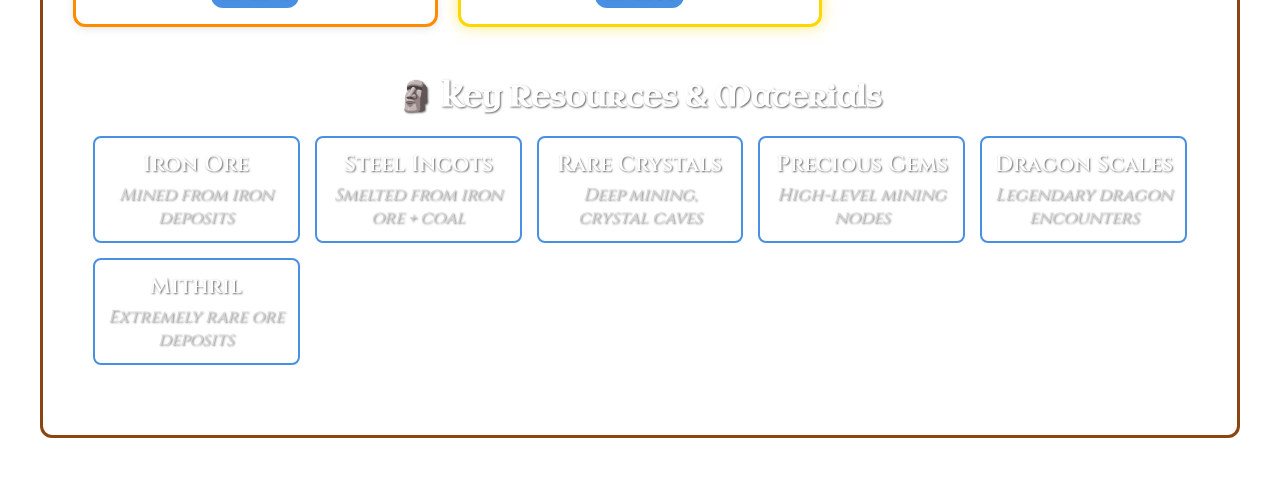
<file: profession.html>
<!DOCTYPE html>
<html lang="en">
<head>
    <meta charset="UTF-8">
    <meta name="viewport" content="width=device-width, initial-scale=1.0">
    <title>GRUDGE NFT Island - Profession Guide</title>
    
    <!-- Lorecraft Fantasy Fonts -->
    <link href="https://fonts.googleapis.com/css2?family=Cinzel:wght@400;500;600;700&family=Uncial+Antiqua&display=swap" rel="stylesheet">
    
    <style>
        /* Base Styling - Matching The Forge */
        body {
            font-family: 'Cinzel', serif;
            background: url('./icons/background.png') center center fixed;
            background-size: cover;
            color: #FFFFFF; /* Changed to pure white */
            margin: 0;
            padding: 0;
            min-height: 100vh;
        }

        .header {
            background: url('./icons/Header.png') center center / cover no-repeat;
            height: 120px;
            display: flex;
            align-items: center;
            justify-content: center;
            margin-bottom: 20px;
        }

        .header-content {
            font-family: 'Uncial Antiqua', cursive;
            font-size: 40px; /* Increased from 36px to 40px (11% increase) */
            color: #FFFFFF; /* Changed to pure white */
            text-shadow: 1px 1px 2px rgba(0, 0, 0, 0.6); /* Darker shadow */
            font-weight: 700;
        }

        .container {
            max-width: 1200px;
            margin: 0 auto;
            padding: 20px;
            background: rgba(255, 255, 255, 0.2); /* Increased opacity */
            border-radius: 12px;
            backdrop-filter: blur(10px);
            border: 1px solid rgba(255, 255, 255, 0.2);
        }

        /* Tab System */
        .tab-container {
            margin-bottom: 30px;
        }

        .tab-buttons {
            display: flex;
            flex-wrap: wrap;
            gap: 10px;
            margin-bottom: 20px;
            justify-content: center;
        }

        .tab-btn {
            font-family: 'Uncial Antiqua', cursive;
            background: rgba(255, 255, 255, 0.3);
            border: 3px solid #4a90e2;
            color: #FFFFFF; /* Changed to pure white */
            padding: 12px 24px;
            border-radius: 8px;
            cursor: pointer;
            transition: all 0.3s ease;
            font-size: 20px; /* Increased from 18px to 20px (11% increase) */
            font-weight: 600;
            text-shadow: 1px 1px 2px rgba(0, 0, 0, 0.6); /* Darker shadow */
        }

        .tab-btn:hover {
            background: rgba(255, 255, 255, 0.5);
            transform: translateY(-2px);
            box-shadow: 0 4px 12px rgba(74, 144, 226, 0.3);
        }

        .tab-btn.active {
            background: rgba(74, 144, 226, 0.8);
            color: #FFFFFF; /* Changed to pure white */
            text-shadow: 1px 1px 2px rgba(0, 0, 0, 0.6); /* Darker shadow */
        }

        .tab-content {
            display: none;
            background: rgba(255, 255, 255, 0.35);
            border-radius: 12px;
            padding: 30px;
            border: 3px solid transparent;
            background-size: 100% 100%;
            background-position: center;
            background-repeat: no-repeat;
            transition: background-image 0.3s ease;
        }

        .tab-content.active {
            display: block;
        }

        /* Profession-specific tab colors and backgrounds */
        .tab-content.mining {
            border-color: #8B4513;
            background-image: url('https://i.imgur.com/JFn4KF4.png');
        }
        .tab-content.engineer {
            border-color: #FF8C00;
            background-image: url('https://i.imgur.com/sfLXtrw.png');
        }
        .tab-content.chef {
            border-color: #32CD32;
            background-image: url('https://i.imgur.com/7bK3KFK.png');
        }
        .tab-content.mystic {
            border-color: #8A2BE2;
            background-image: url('https://i.imgur.com/N1gbLpk.png');
        }
        .tab-content.forester {
            border-color: #228B22;
            background-image: url('https://i.imgur.com/jbIotta.png');
        }

        /* Profession Header */
        .profession-header {
            text-align: center;
            margin-bottom: 30px;
        }

        .profession-title {
            font-family: 'Uncial Antiqua', cursive;
            font-size: 48px; /* Increased from 40px to 48px (20% increase) */
            color: #FFFFFF; /* Changed to pure white */
            margin: 0 0 10px 0;
            text-shadow: 1px 1px 2px rgba(0, 0, 0, 0.6); /* Darker shadow */
        }

        .profession-subtitle {
            font-size: 26px; /* Increased from 22px to 26px (18% increase) */
            color: #D3D3D3; /* Light gray */
            margin: 0 0 20px 0;
            font-style: italic;
            text-shadow: 1px 1px 2px rgba(0, 0, 0, 0.6); /* Darker shadow */
        }

        .profession-description {
            font-size: 22px; /* Increased from 18px to 22px (22% increase) */
            line-height: 1.8;
            color: #FFFFFF; /* Changed to pure white */
            max-width: 800px;
            margin: 0 auto;
            text-shadow: 1px 1px 2px rgba(0, 0, 0, 0.6); /* Darker shadow */
        }

        /* Level Progression */
        .level-progression {
            background: rgba(255, 255, 255, 0.2);
            border-radius: 8px;
            padding: 20px;
            margin: 20px 0;
        }

        .level-progression h3 {
            font-family: 'Uncial Antiqua', cursive;
            color: #FFFFFF; /* Changed to pure white */
            margin: 0 0 15px 0;
            font-size: 29px; /* Increased from 24px to 29px (20% increase) */
            text-shadow: 1px 1px 2px rgba(0, 0, 0, 0.6); /* Darker shadow */
        }

        .level-milestone {
            background: rgba(255, 255, 255, 0.3);
            border-left: 4px solid #4a90e2;
            padding: 12px 16px;
            margin: 10px 0;
            border-radius: 4px;
            font-size: 22px; /* Increased from 18px to 22px (22% increase) */
            color: #FFFFFF; /* Changed to pure white */
            text-shadow: 1px 1px 2px rgba(0, 0, 0, 0.6); /* Darker shadow */
        }

        .level-milestone strong {
            color: #D3D3D3; /* Light gray */
            font-weight: 700;
        }

        /* Items Section */
        .items-section {
            margin: 30px 0;
        }

        .items-section h3 {
            font-family: 'Uncial Antiqua', cursive;
            color: #FFFFFF; /* Changed to pure white */
            font-size: 31px; /* Increased from 26px to 31px (19% increase) */
            margin: 0 0 20px 0;
            text-align: center;
            text-shadow: 1px 1px 2px rgba(0, 0, 0, 0.6); /* Darker shadow */
        }

        .items-grid {
            display: grid;
            grid-template-columns: repeat(auto-fit, minmax(280px, 1fr));
            gap: 20px;
        }

        .item-card {
            background: rgba(255, 255, 255, 0.35);
            border: 3px solid transparent;
            border-radius: 12px;
            padding: 16px;
            text-align: center;
            transition: all 0.3s ease;
            box-shadow: 0 2px 8px rgba(0, 0, 0, 0.1);
        }

        .item-card:hover {
            transform: translateY(-4px) scale(1.02);
            box-shadow: 0 8px 25px rgba(0, 0, 0, 0.2);
            background: rgba(255, 255, 255, 0.5);
        }

        /* Rarity Colors */
        .item-card.rarity-0 { border-color: #808080; }
        .item-card.rarity-1 { border-color: #228B22; }
        .item-card.rarity-2 { border-color: #1E90FF; }
        .item-card.rarity-3 { border-color: #8A2BE2; }
        .item-card.rarity-4 { border-color: #FF8C00; }
        .item-card.rarity-5 { 
            border-color: #FFD700;
            box-shadow: 0 0 15px rgba(255, 215, 0, 0.5);
            animation: mythicGlow 2s ease-in-out infinite alternate;
        }

        @keyframes mythicGlow {
            0% { box-shadow: 0 0 15px rgba(255, 215, 0, 0.5); }
            100% { box-shadow: 0 0 25px rgba(255, 215, 0, 0.8); }
        }

        .item-title {
            font-family: 'Uncial Antiqua', cursive;
            font-size: 24px; /* Increased from 20px to 24px (20% increase) */
            color: #FFFFFF; /* Changed to pure white */
            margin: 0 0 8px 0;
            font-weight: 700;
            text-shadow: 1px 1px 2px rgba(0, 0, 0, 0.6); /* Darker shadow */
        }

        .item-description {
            font-size: 19px; /* Increased from 16px to 19px (19% increase) */
            color: #D3D3D3; /* Light gray */
            line-height: 1.6;
            margin: 8px 0;
            text-shadow: 1px 1px 2px rgba(0, 0, 0, 0.6); /* Darker shadow */
        }

        .item-level {
            background: #4a90e2;
            color: #FFFFFF; /* Changed to pure white */
            padding: 4px 8px;
            border-radius: 12px;
            font-size: 17px; /* Increased from 14px to 17px (21% increase) */
            font-weight: 600;
            display: inline-block;
            margin-top: 8px;
            text-shadow: 1px 1px 2px rgba(0, 0, 0, 0.6); /* Darker shadow */
        }

        /* Ingredients Section */
        .ingredients-section {
            background: rgba(255, 255, 255, 0.2);
            border-radius: 8px;
            padding: 20px;
            margin: 20px 0;
        }

        .ingredients-section h3 {
            font-family: 'Uncial Antiqua', cursive;
            color: #FFFFFF; /* Changed to pure white */
            font-size: 29px; /* Increased from 24px to 29px (20% increase) */
            margin: 0 0 20px 0;
            text-align: center;
            text-shadow: 1px 1px 2px rgba(0, 0, 0, 0.6); /* Darker shadow */
        }

        .ingredients-grid {
            display: grid;
            grid-template-columns: repeat(auto-fit, minmax(200px, 1fr));
            gap: 15px;
        }

        .ingredient-item {
            background: rgba(255, 255, 255, 0.3);
            border: 2px solid #4a90e2;
            border-radius: 8px;
            padding: 12px;
            text-align: center;
        }

        .ingredient-name {
            font-weight: 600;
            color: #FFFFFF; /* Changed to pure white */
            margin-bottom: 4px;
            font-size: 22px; /* Increased from 18px to 22px (22% increase) */
            text-shadow: 1px 1px 2px rgba(0, 0, 0, 0.6); /* Darker shadow */
        }

        .ingredient-source {
            font-size: 17px; /* Increased from 14px to 17px (21% increase) */
            color: #D3D3D3; /* Light gray */
            font-style: italic;
            text-shadow: 1px 1px 2px rgba(0, 0, 0, 0.6); /* Darker shadow */
        }

        /* Responsive Design */
        @media (max-width: 768px) {
            .tab-buttons {
                flex-direction: column;
                align-items: center;
            }

            .tab-btn {
                width: 200px;
                text-align: center;
                font-size: 18px; /* Increased from 16px to 18px (12.5% increase) */
            }

            .container {
                margin: 10px;
                padding: 15px;
            }

            .profession-title {
                font-size: 38px; /* Increased from 32px to 38px (19% increase) */
            }

            .profession-subtitle {
                font-size: 24px; /* Increased from 20px to 24px (20% increase) */
            }

            .profession-description {
                font-size: 19px; /* Increased from 16px to 19px (19% increase) */
            }

            .level-progression h3 {
                font-size: 26px; /* Increased from 22px to 26px (18% increase) */
            }

            .level-milestone {
                font-size: 19px; /* Increased from 16px to 19px (19% increase) */
            }

            .items-section h3 {
                font-size: 29px; /* Increased from 24px to 29px (20% increase) */
            }

            .item-title {
                font-size: 22px; /* Increased from 18px to 22px (22% increase) */
            }

            .item-description {
                font-size: 17px; /* Increased from 14px to 17px (21% increase) */
            }

            .item-level {
                font-size: 14px; /* Increased from 12px to 14px (17% increase) */
            }

            .ingredients-section h3 {
                font-size: 26px; /* Increased from 22px to 26px (18% increase) */
            }

            .ingredient-name {
                font-size: 19px; /* Increased from 16px to 19px (19% increase) */
            }

            .ingredient-source {
                font-size: 14px; /* Increased from 12px to 14px (17% increase) */
            }

            .items-grid {
                grid-template-columns: 1fr;
            }
        }

        /* Special Effects for Mythic Items */
        .mythic-sparkle::before {
            content: '✨💫✨';
            position: absolute;
            top: 5px;
            right: 5px;
            font-size: 14px;
            animation: sparkle 2s ease-in-out infinite;
        }

        @keyframes sparkle {
            0%, 100% { opacity: 0.7; transform: scale(1) rotate(0deg); }
            50% { opacity: 1; transform: scale(1.2) rotate(180deg); }
        }
    </style>
</head>
<body>
    <script type="text/javascript">
        var gk_isXlsx = false;
        var gk_xlsxFileLookup = {};
        var gk_fileData = {};
        function filledCell(cell) {
            return cell !== '' && cell != null;
        }
        function loadFileData(filename) {
            if (gk_isXlsx && gk_xlsxFileLookup[filename]) {
                try {
                    var workbook = XLSX.read(gk_fileData[filename], { type: 'base64' });
                    var firstSheetName = workbook.SheetNames[0];
                    var worksheet = workbook.Sheets[firstSheetName];

                    // Convert sheet to JSON to filter blank rows
                    var jsonData = XLSX.utils.sheet_to_json(worksheet, { header: 1, blankrows: false, defval: '' });
                    // Filter out blank rows (rows where all cells are empty, null, or undefined)
                    var filteredData = jsonData.filter(row => row.some(filledCell));

                    // Heuristic to find the header row by ignoring rows with fewer filled cells than the next row
                    var headerRowIndex = filteredData.findIndex((row, index) =>
                        row.filter(filledCell).length >= filteredData[index + 1]?.filter(filledCell).length
                    );
                    // Fallback
                    if (headerRowIndex === -1 || headerRowIndex > 25) {
                        headerRowIndex = 0;
                    }

                    // Convert filtered JSON back to CSV
                    var csv = XLSX.utils.aoa_to_sheet(filteredData.slice(headerRowIndex)); // Create a new sheet from filtered array of arrays
                    csv = XLSX.utils.sheet_to_csv(csv, { header: 1 });
                    return csv;
                } catch (e) {
                    console.error(e);
                    return "";
                }
            }
            return gk_fileData[filename] || "";
        }
    </script>

    <div class="header">
        <div class="header-content">
            🏝️ GRUDGE NFT Island - Profession Guide
        </div>
    </div>

    <div class="container">
        <div class="tab-container">
            <div class="tab-buttons">
                <button class="tab-btn active" onclick="showTab('mining')">⛏️ Mining</button>
                <button class="tab-btn" onclick="showTab('engineer')">🔧 Engineer</button>
                <button class="tab-btn" onclick="showTab('chef')">👨‍🍳 Chef</button>
                <button class="tab-btn" onclick="showTab('mystic')">🔮 Mystic</button>
                <button class="tab-btn" onclick="showTab('forester')">🌲 Forester</button>
            </div>

            <!-- MINING PROFESSION -->
            <div id="mining" class="tab-content mining active">
                <div class="profession-header">
                    <h1 class="profession-title">⛏️ Mining Profession</h1>
                    <p class="profession-subtitle">Masters of Metal, Crystal, and Stone</p>
                    <p class="profession-description">
                        Specializes in metal crafting, blacksmithing, armor and weapon smithing, rings, and crystal mining.
                        High-level miners gain combat bonuses including attack, critical hit, defense, and block stats from their mastery of metals and crystals.
                    </p>
                </div>

                <div class="level-progression">
                    <h3>🎯 Level Progression & Unlocks</h3>
                    <div class="level-milestone">
                        <strong>Level 1-30:</strong> Basic mining and metal working. Learn fundamental blacksmithing techniques.
                    </div>
                    <div class="level-milestone">
                        <strong>Level 30-60:</strong> Advanced metalworking. Craft quality weapons and armor with improved stats.
                    </div>
                    <div class="level-milestone">
                        <strong>Level 60+:</strong> Master Blacksmith - Gain combat bonuses: +2 Attack, +0.1% Critical, +3 Defense, +0.2% Block per level above 60.
                    </div>
                    <div class="level-milestone">
                        <strong>Level 70+:</strong> Crystal Mastery - +3% harvesting yield per level above 70.
                    </div>
                    <div class="level-milestone">
                        <strong>Level 80-100:</strong> Legendary Craftsman - Create the finest weapons and armor in the realm.
                    </div>
                </div>

                <div class="items-section">
                    <h3>🔨 Craftable Items</h3>
                    <div class="items-grid">
                        <div class="item-card rarity-1">
                            <h4 class="item-title">Iron Sword</h4>
                            <p class="item-description">A sturdy iron blade perfect for combat. Enhanced with mining expertise.</p>
                            <span class="item-level">Level 10</span>
                        </div>
                        <div class="item-card rarity-2">
                            <h4 class="item-title">Steel Armor Set</h4>
                            <p class="item-description">Protective steel armor crafted with precision. Provides excellent defense.</p>
                            <span class="item-level">Level 25</span>
                        </div>
                        <div class="item-card rarity-3">
                            <h4 class="item-title">Crystal-Infused Ring</h4>
                            <p class="item-description">A magical ring embedded with rare crystals. Boosts combat abilities.</p>
                            <span class="item-level">Level 45</span>
                        </div>
                        <div class="item-card rarity-4">
                            <h4 class="item-title">Masterwork Weapon</h4>
                            <p class="item-description">A legendary weapon forged by master miners. Unparalleled in quality.</p>
                            <span class="item-level">Level 70</span>
                        </div>
                        <div class="item-card rarity-5 mythic-sparkle">
                            <h4 class="item-title">Dragonscale Armor</h4>
                            <p class="item-description">Mythical armor infused with dragon essence and rare crystals. Ultimate protection.</p>
                            <span class="item-level">Level 90</span>
                        </div>
                    </div>
                </div>

                <div class="ingredients-section">
                    <h3>🗿 Key Resources & Materials</h3>
                    <div class="ingredients-grid">
                        <div class="ingredient-item">
                            <div class="ingredient-name">Iron Ore</div>
                            <div class="ingredient-source">Mined from iron deposits</div>
                        </div>
                        <div class="ingredient-item">
                            <div class="ingredient-name">Steel Ingots</div>
                            <div class="ingredient-source">Smelted from iron ore + coal</div>
                        </div>
                        <div class="ingredient-item">
                            <div class="ingredient-name">Rare Crystals</div>
                            <div class="ingredient-source">Deep mining, crystal caves</div>
                        </div>
                        <div class="ingredient-item">
                            <div class="ingredient-name">Precious Gems</div>
                            <div class="ingredient-source">High-level mining nodes</div>
                        </div>
                        <div class="ingredient-item">
                            <div class="ingredient-name">Dragon Scales</div>
                            <div class="ingredient-source">Legendary dragon encounters</div>
                        </div>
                        <div class="ingredient-item">
                            <div class="ingredient-name">Mithril</div>
                            <div class="ingredient-source">Extremely rare ore deposits</div>
                        </div>
                    </div>
                </div>
            </div>

            <!-- ENGINEER PROFESSION -->
            <div id="engineer" class="tab-content engineer">
                <div class="profession-header">
                    <h1 class="profession-title">🔧 Engineer Profession</h1>
                    <p class="profession-subtitle">Masters of Technology and Innovation</p>
                    <p class="profession-description">
                        Specializes in weapons, siege equipment, crafting benches, bombs, ranged weapons, and special armor upgrades.
                        Engineers can build advanced technology including airships and mecha items at high levels.
                    </p>
                </div>

                <div class="level-progression">
                    <h3>🎯 Level Progression & Unlocks</h3>
                    <div class="level-milestone">
                        <strong>Level 1-30:</strong> Basic engineering and weapon crafting. Learn to create simple tools and weapons.
                    </div>
                    <div class="level-milestone">
                        <strong>Level 30+:</strong> Advanced Crafting - Gain +1% damage and +2% durability bonuses on crafted items per level.
                    </div>
                    <div class="level-milestone">
                        <strong>Level 50+:</strong> Precision Engineering - Additional +0.5% critical bonus per level above 50.
                    </div>
                    <div class="level-milestone">
                        <strong>Level 70:</strong> Siege Warfare - Unlock advanced siege equipment and explosive devices.
                    </div>
                    <div class="level-milestone">
                        <strong>Level 80:</strong> Airship Technology - Can craft airship components and flying vehicles.
                    </div>
                    <div class="level-milestone">
                        <strong>Level 90:</strong> Mecha Engineering - Unlock the ability to craft powerful mecha items and suits.
                    </div>
                </div>

                <div class="items-section">
                    <h3>⚙️ Craftable Items</h3>
                    <div class="items-grid">
                        <div class="item-card rarity-1">
                            <h4 class="item-title">Enhanced Crossbow</h4>
                            <p class="item-description">A precision-crafted ranged weapon with improved accuracy and damage.</p>
                            <span class="item-level">Level 15</span>
                        </div>
                        <div class="item-card rarity-2">
                            <h4 class="item-title">Explosive Charges</h4>
                            <p class="item-description">Powerful bombs for mining, combat, and siege warfare.</p>
                            <span class="item-level">Level 30</span>
                        </div>
                        <div class="item-card rarity-2">
                            <h4 class="item-title">Advanced Workbench</h4>
                            <p class="item-description">A sophisticated crafting station that enables complex item creation.</p>
                            <span class="item-level">Level 35</span>
                        </div>
                        <div class="item-card rarity-3">
                            <h4 class="item-title">Siege Catapult</h4>
                            <p class="item-description">Massive siege weapon capable of destroying fortifications.</p>
                            <span class="item-level">Level 60</span>
                        </div>
                        <div class="item-card rarity-4">
                            <h4 class="item-title">Airship Components</h4>
                            <p class="item-description">Advanced technology for building flying vehicles and transport.</p>
                            <span class="item-level">Level 80</span>
                        </div>
                        <div class="item-card rarity-5 mythic-sparkle">
                            <h4 class="item-title">Mecha Suit</h4>
                            <p class="item-description">Ultimate engineering achievement - a powerful mechanical suit with incredible abilities.</p>
                            <span class="item-level">Level 90</span>
                        </div>
                    </div>
                </div>

                <div class="ingredients-section">
                    <h3>🔩 Key Resources & Materials</h3>
                    <div class="ingredients-grid">
                        <div class="ingredient-item">
                            <div class="ingredient-name">Steel Components</div>
                            <div class="ingredient-source">Crafted from steel ingots</div>
                        </div>
                        <div class="ingredient-item">
                            <div class="ingredient-name">Gunpowder</div>
                            <div class="ingredient-source">Alchemical crafting</div>
                        </div>
                        <div class="ingredient-item">
                            <div class="ingredient-name">Precision Gears</div>
                            <div class="ingredient-source">Advanced metalworking</div>
                        </div>
                        <div class="ingredient-item">
                            <div class="ingredient-name">Energy Crystals</div>
                            <div class="ingredient-source">Rare crystal mining</div>
                        </div>
                        <div class="ingredient-item">
                            <div class="ingredient-name">Airship Fabric</div>
                            <div class="ingredient-source">Specialized textile crafting</div>
                        </div>
                        <div class="ingredient-item">
                            <div class="ingredient-name">Mecha Core</div>
                            <div class="ingredient-source">Legendary engineering project</div>
                        </div>
                    </div>
                </div>
            </div>

            <!-- CHEF PROFESSION -->
            <div id="chef" class="tab-content chef">
                <div class="profession-header">
                    <h1 class="profession-title">👨‍🍳 Chef Profession</h1>
                    <p class="profession-subtitle">Masters of Culinary Arts and Sustenance</p>
                    <p class="profession-description">
                        Specializes in creating enhanced food and drink buffs. Chefs can craft advanced cooking recipes,
                        salads that provide powerful regeneration effects, and legendary dishes with unique properties.
                    </p>
                </div>

                <div class="level-progression">
                    <h3>🎯 Level Progression & Unlocks</h3>
                    <div class="level-milestone">
                        <strong>Level 1-20:</strong> Basic cooking skills. Learn to prepare simple meals and beverages.
                    </div>
                    <div class="level-milestone">
                        <strong>Level 20:</strong> Advanced Cooking - Unlock Cooking Recipes Book and salad crafting (no fire required).
                    </div>
                    <div class="level-milestone">
                        <strong>Level 30-40:</strong> Gourmet Cooking - Create enhanced versions of basic foods with improved effects.
                    </div>
                    <div class="level-milestone">
                        <strong>Level 40+:</strong> Master Chef - +2% food effectiveness per level above 40.
                    </div>
                    <div class="level-milestone">
                        <strong>Level 60:</strong> Legendary Recipes - Unlock Stew of Renewal (powerful regeneration buff).
                    </div>
                    <div class="level-milestone">
                        <strong>Level 80:</strong> Mythical Cuisine - Unlock Devil's Life Cake (prevents fatal damage once).
                    </div>
                </div>

                <div class="items-section">
                    <h3>🍽️ Craftable Items</h3>
                    <div class="items-grid">
                        <div class="item-card rarity-1">
                            <h4 class="item-title">Basic Garden Salad</h4>
                            <p class="item-description">Fresh vegetables providing stamina regeneration. No cooking fire required.</p>
                            <span class="item-level">Level 20</span>
                        </div>
                        <div class="item-card rarity-2">
                            <h4 class="item-title">Enhanced Cooked Meat</h4>
                            <p class="item-description">Perfectly prepared meat with improved health and stamina benefits.</p>
                            <span class="item-level">Level 30</span>
                        </div>
                        <div class="item-card rarity-2">
                            <h4 class="item-title">Cooking Recipes Book</h4>
                            <p class="item-description">A comprehensive cookbook that unlocks advanced cooking techniques.</p>
                            <span class="item-level">Level 20</span>
                        </div>
                        <div class="item-card rarity-3">
                            <h4 class="item-title">Gourmet Fish Dish</h4>
                            <p class="item-description">Expertly prepared seafood with enhanced mana regeneration properties.</p>
                            <span class="item-level">Level 45</span>
                        </div>
                        <div class="item-card rarity-4">
                            <h4 class="item-title">Stew of Renewal</h4>
                            <p class="item-description">Masterfully crafted stew providing incredible health, mana, and stamina regeneration.</p>
                            <span class="item-level">Level 60</span>
                        </div>
                        <div class="item-card rarity-5 mythic-sparkle">
                            <h4 class="item-title">Devil's Life Cake</h4>
                            <p class="item-description">Legendary cake that prevents fatal damage once and grants 10% health + speed boost.</p>
                            <span class="item-level">Level 80</span>
                        </div>
                    </div>
                </div>

                <div class="ingredients-section">
                    <h3>🥬 Key Resources & Materials</h3>
                    <div class="ingredients-grid">
                        <div class="ingredient-item">
                            <div class="ingredient-name">Fresh Vegetables</div>
                            <div class="ingredient-source">Farming, foraging</div>
                        </div>
                        <div class="ingredient-item">
                            <div class="ingredient-name">Hemp Seeds</div>
                            <div class="ingredient-source">Specialized farming</div>
                        </div>
                        <div class="ingredient-item">
                            <div class="ingredient-name">Crab Meat</div>
                            <div class="ingredient-source">Coastal fishing</div>
                        </div>
                        <div class="ingredient-item">
                            <div class="ingredient-name">Rare Fish</div>
                            <div class="ingredient-source">Deep sea fishing</div>
                        </div>
                        <div class="ingredient-item">
                            <div class="ingredient-name">Magical Flowers</div>
                            <div class="ingredient-source">Enchanted gardens</div>
                        </div>
                        <div class="ingredient-item">
                            <div class="ingredient-name">Essence Gems</div>
                            <div class="ingredient-source">Rare mining, wisps</div>
                        </div>
                    </div>
                </div>
            </div>

            <!-- MYSTIC PROFESSION -->
            <div id="mystic" class="tab-content mystic">
                <div class="profession-header">
                    <h1 class="profession-title">🔮 Mystic Profession</h1>
                    <p class="profession-subtitle">Masters of Magic and Arcane Arts</p>
                    <p class="profession-description">
                        Specializes in magical items, spell crafting, cloth armor, capes, and relics. Mystics can create custom
                        spell books and elemental tomes with enhanced effects, manipulating the very fabric of magic itself.
                    </p>
                </div>

                <div class="level-progression">
                    <h3>🎯 Level Progression & Unlocks</h3>
                    <div class="level-milestone">
                        <strong>Level 1-20:</strong> Basic magical understanding. Learn to craft simple magical items and cloth armor.
                    </div>
                    <div class="level-milestone">
                        <strong>Level 20:</strong> Spell Book Level 1 - Can craft spell books with 3 spell slots.
                    </div>
                    <div class="level-milestone">
                        <strong>Level 25:</strong> Elemental Tome Level 1 - Create elemental tomes with +25% damage, -20% mana cost.
                    </div>
                    <div class="level-milestone">
                        <strong>Level 40:</strong> Spell Book Level 2 - Can craft spell books with 4 spell slots.
                    </div>
                    <div class="level-milestone">
                        <strong>Level 50+:</strong> Arcane Mastery - +4 mana, +0.2% mana regen, +1.5% spell damage, +1% mana cost reduction per level.
                    </div>
                    <div class="level-milestone">
                        <strong>Level 75:</strong> Elemental Tome Level 3 - Master-level elemental tomes with maximum bonuses.
                    </div>
                    <div class="level-milestone">
                        <strong>Level 80:</strong> Spell Book Level 3 - Can craft spell books with 5 spell slots (maximum).
                    </div>
                </div>

                <div class="items-section">
                    <h3>📚 Craftable Items</h3>
                    <div class="items-grid">
                        <div class="item-card rarity-2">
                            <h4 class="item-title">Tome Creator</h4>
                            <p class="item-description">Mystical device for creating and binding spell books and elemental tomes.</p>
                            <span class="item-level">Level 1</span>
                        </div>
                        <div class="item-card rarity-2">
                            <h4 class="item-title">Spell Book Level 1</h4>
                            <p class="item-description">Basic spell book holding up to 3 spells. Spells become permanently bound.</p>
                            <span class="item-level">Level 20</span>
                        </div>
                        <div class="item-card rarity-3">
                            <h4 class="item-title">Fire Elemental Tome</h4>
                            <p class="item-description">Specialized tome for fire spells with enhanced damage and reduced mana costs.</p>
                            <span class="item-level">Level 25</span>
                        </div>
                        <div class="item-card rarity-3">
                            <h4 class="item-title">Spell Book Level 2</h4>
                            <p class="item-description">Advanced spell book holding up to 4 spells with improved mana bonuses.</p>
                            <span class="item-level">Level 40</span>
                        </div>
                        <div class="item-card rarity-4">
                            <h4 class="item-title">Storm Elemental Tome</h4>
                            <p class="item-description">Master-level tome for storm magic with maximum elemental bonuses.</p>
                            <span class="item-level">Level 75</span>
                        </div>
                        <div class="item-card rarity-5 mythic-sparkle">
                            <h4 class="item-title">Spell Book Level 3</h4>
                            <p class="item-description">Ultimate spell book holding 5 spells. The pinnacle of magical craftsmanship.</p>
                            <span class="item-level">Level 80</span>
                        </div>
                    </div>
                </div>

                <div class="ingredients-section">
                    <h3>🌟 Key Resources & Materials</h3>
                    <div class="ingredients-grid">
                        <div class="ingredient-item">
                            <div class="ingredient-name">Magical Cloth</div>
                            <div class="ingredient-source">Enchanted textile crafting</div>
                        </div>
                        <div class="ingredient-item">
                            <div class="ingredient-name">Spell Ink</div>
                            <div class="ingredient-source">Alchemical preparation</div>
                        </div>
                        <div class="ingredient-item">
                            <div class="ingredient-name">Elemental Crystals</div>
                            <div class="ingredient-source">Elemental planes, rare mining</div>
                        </div>
                        <div class="ingredient-item">
                            <div class="ingredient-name">Arcane Parchment</div>
                            <div class="ingredient-source">Specialized papermaking</div>
                        </div>
                        <div class="ingredient-item">
                            <div class="ingredient-name">Binding Runes</div>
                            <div class="ingredient-source">Ancient runic knowledge</div>
                        </div>
                        <div class="ingredient-item">
                            <div class="ingredient-name">Essence of Magic</div>
                            <div class="ingredient-source">Legendary magical encounters</div>
                        </div>
                    </div>
                </div>
            </div>

            <!-- FORESTER PROFESSION -->
            <div id="forester" class="tab-content forester">
                <div class="profession-header">
                    <h1 class="profession-title">🌲 Forester Profession</h1>
                    <p class="profession-subtitle">Masters of Nature and Wilderness</p>
                    <p class="profession-description">
                        Specializes in base building, resource gathering, harvesting, woodworking, leatherworking, and boat building.
                        Foresters provide increased yields from natural resources and gain survival bonuses from living in harmony with nature.
                    </p>
                </div>

                <div class="level-progression">
                    <h3>🎯 Level Progression & Unlocks</h3>
                    <div class="level-milestone">
                        <strong>Level 1-30:</strong> Basic forestry and woodworking. Learn to harvest and work with natural materials.
                    </div>
                    <div class="level-milestone">
                        <strong>Level 30-50:</strong> Advanced Woodworking - Create quality furniture, tools, and structures.
                    </div>
                    <div class="level-milestone">
                        <strong>Level 50:</strong> Leatherworking Mastery - Craft superior leather armor and accessories.
                    </div>
                    <div class="level-milestone">
                        <strong>Level 60+:</strong> Nature's Blessing - +5 health, +3 stamina, +1% speed, +0.1% stamina regen per level above 60.
                    </div>
                    <div class="level-milestone">
                        <strong>Level 70+:</strong> Master Harvester - +3% harvesting yield per level above 70.
                    </div>
                    <div class="level-milestone">
                        <strong>Level 80:</strong> Shipwright - Can craft boats and advanced water vessels.
                    </div>
                    <div class="level-milestone">
                        <strong>Level 90:</strong> Nature's Guardian - Maximum harmony with the natural world.
                    </div>
                </div>

                <div class="items-section">
                    <h3>🪵 Craftable Items</h3>
                    <div class="items-grid">
                        <div class="item-card rarity-1">
                            <h4 class="item-title">Wooden Tools</h4>
                            <p class="item-description">Sturdy tools crafted from quality wood. Essential for basic survival.</p>
                            <span class="item-level">Level 5</span>
                        </div>
                        <div class="item-card rarity-1">
                            <h4 class="item-title">Leather Armor</h4>
                            <p class="item-description">Flexible protection made from carefully treated animal hides.</p>
                            <span class="item-level">Level 20</span>
                        </div>
                        <div class="item-card rarity-2">
                            <h4 class="item-title">Wooden Structures</h4>
                            <p class="item-description">Base building components including walls, floors, and roofing.</p>
                            <span class="item-level">Level 35</span>
                        </div>
                        <div class="item-card rarity-3">
                            <h4 class="item-title">Masterwork Furniture</h4>
                            <p class="item-description">Beautiful and functional furniture pieces that enhance base comfort.</p>
                            <span class="item-level">Level 55</span>
                        </div>
                        <div class="item-card rarity-4">
                            <h4 class="item-title">Sailing Vessel</h4>
                            <p class="item-description">Seaworthy boat capable of ocean exploration and transport.</p>
                            <span class="item-level">Level 80</span>
                        </div>
                        <div class="item-card rarity-5 mythic-sparkle">
                            <h4 class="item-title">Living Tree House</h4>
                            <p class="item-description">Magical dwelling that grows from a living tree, providing ultimate harmony with nature.</p>
                            <span class="item-level">Level 95</span>
                        </div>
                    </div>
                </div>

                <div class="ingredients-section">
                    <h3>🌿 Key Resources & Materials</h3>
                    <div class="ingredients-grid">
                        <div class="ingredient-item">
                            <div class="ingredient-name">Hardwood Logs</div>
                            <div class="ingredient-source">Mature tree harvesting</div>
                        </div>
                        <div class="ingredient-item">
                            <div class="ingredient-name">Animal Hides</div>
                            <div class="ingredient-source">Hunting, animal husbandry</div>
                        </div>
                        <div class="ingredient-item">
                            <div class="ingredient-name">Natural Fibers</div>
                            <div class="ingredient-source">Plant processing</div>
                        </div>
                        <div class="ingredient-item">
                            <div class="ingredient-name">Tree Sap</div>
                            <div class="ingredient-source">Specialized tree tapping</div>
                        </div>
                        <div class="ingredient-item">
                            <div class="ingredient-name">Rare Woods</div>
                            <div class="ingredient-source">Ancient forest exploration</div>
                        </div>
                        <div class="ingredient-item">
                            <div class="ingredient-name">Living Essence</div>
                            <div class="ingredient-source">Communion with nature spirits</div>
                        </div>
                    </div>
                </div>
            </div>
        </div>
    </div>

    <script>
        function showTab(professionName) {
            // Hide all tab contents
            const tabContents = document.querySelectorAll('.tab-content');
            tabContents.forEach(content => {
                content.classList.remove('active');
            });

            // Remove active class from all buttons
            const tabButtons = document.querySelectorAll('.tab-btn');
            tabButtons.forEach(button => {
                button.classList.remove('active');
            });

            // Show selected tab content
            const selectedTab = document.getElementById(professionName);
            if (selectedTab) {
                selectedTab.classList.add('active');
            }

            // Add active class to clicked button
            const clickedButton = event.target;
            clickedButton.classList.add('active');

            // Smooth scroll to top of content
            document.querySelector('.container').scrollIntoView({
                behavior: 'smooth',
                block: 'start'
            });
        }

        // Add sparkle animation to mythic items
        document.addEventListener('DOMContentLoaded', function() {
            const mythicItems = document.querySelectorAll('.mythic-sparkle');
            mythicItems.forEach(item => {
                item.style.position = 'relative';
                item.style.overflow = 'visible';
            });
        });

        // Add hover effects for better interactivity
        document.addEventListener('DOMContentLoaded', function() {
            const itemCards = document.querySelectorAll('.item-card');
            itemCards.forEach(card => {
                card.addEventListener('mouseenter', function() {
                    this.style.transform = 'translateY(-8px) scale(1.03)';
                });

                card.addEventListener('mouseleave', function() {
                    this.style.transform = 'translateY(0) scale(1)';
                });
            });
        });
    </script>
</body>
</html>
</file>
